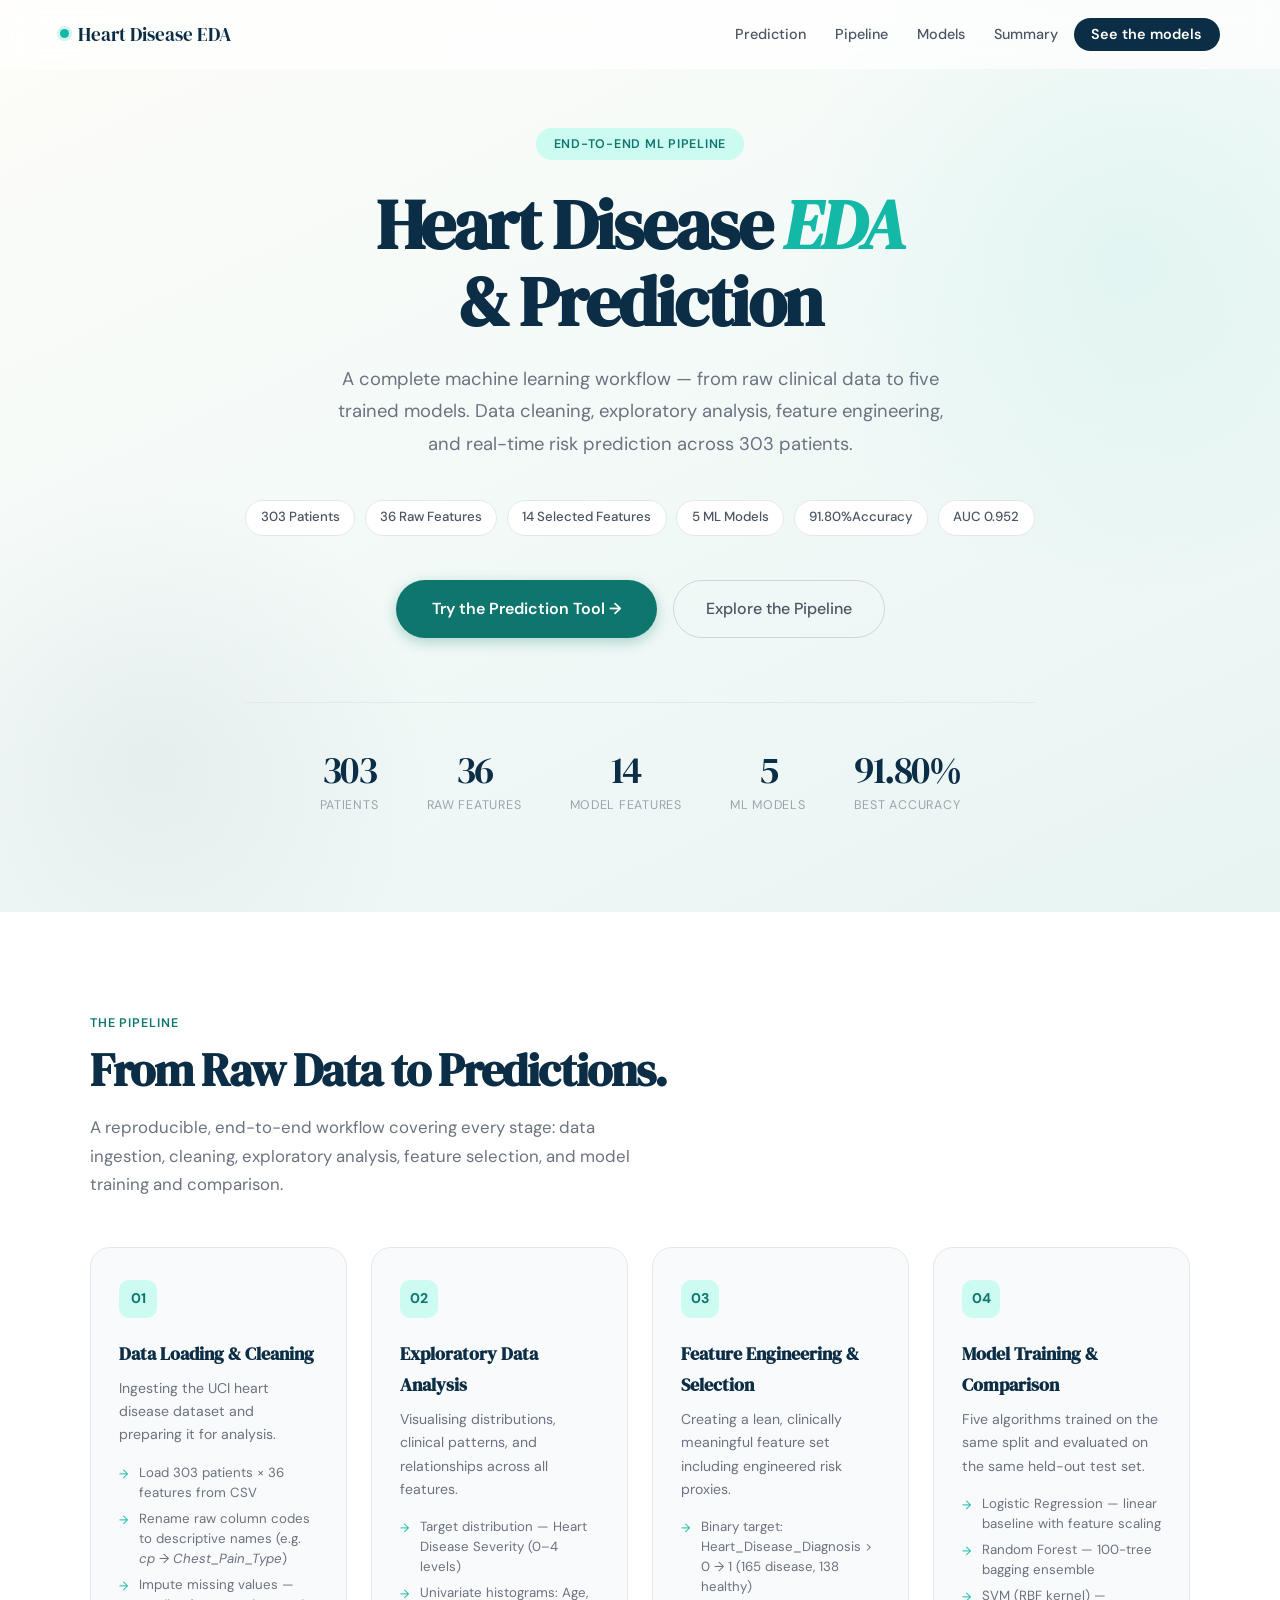
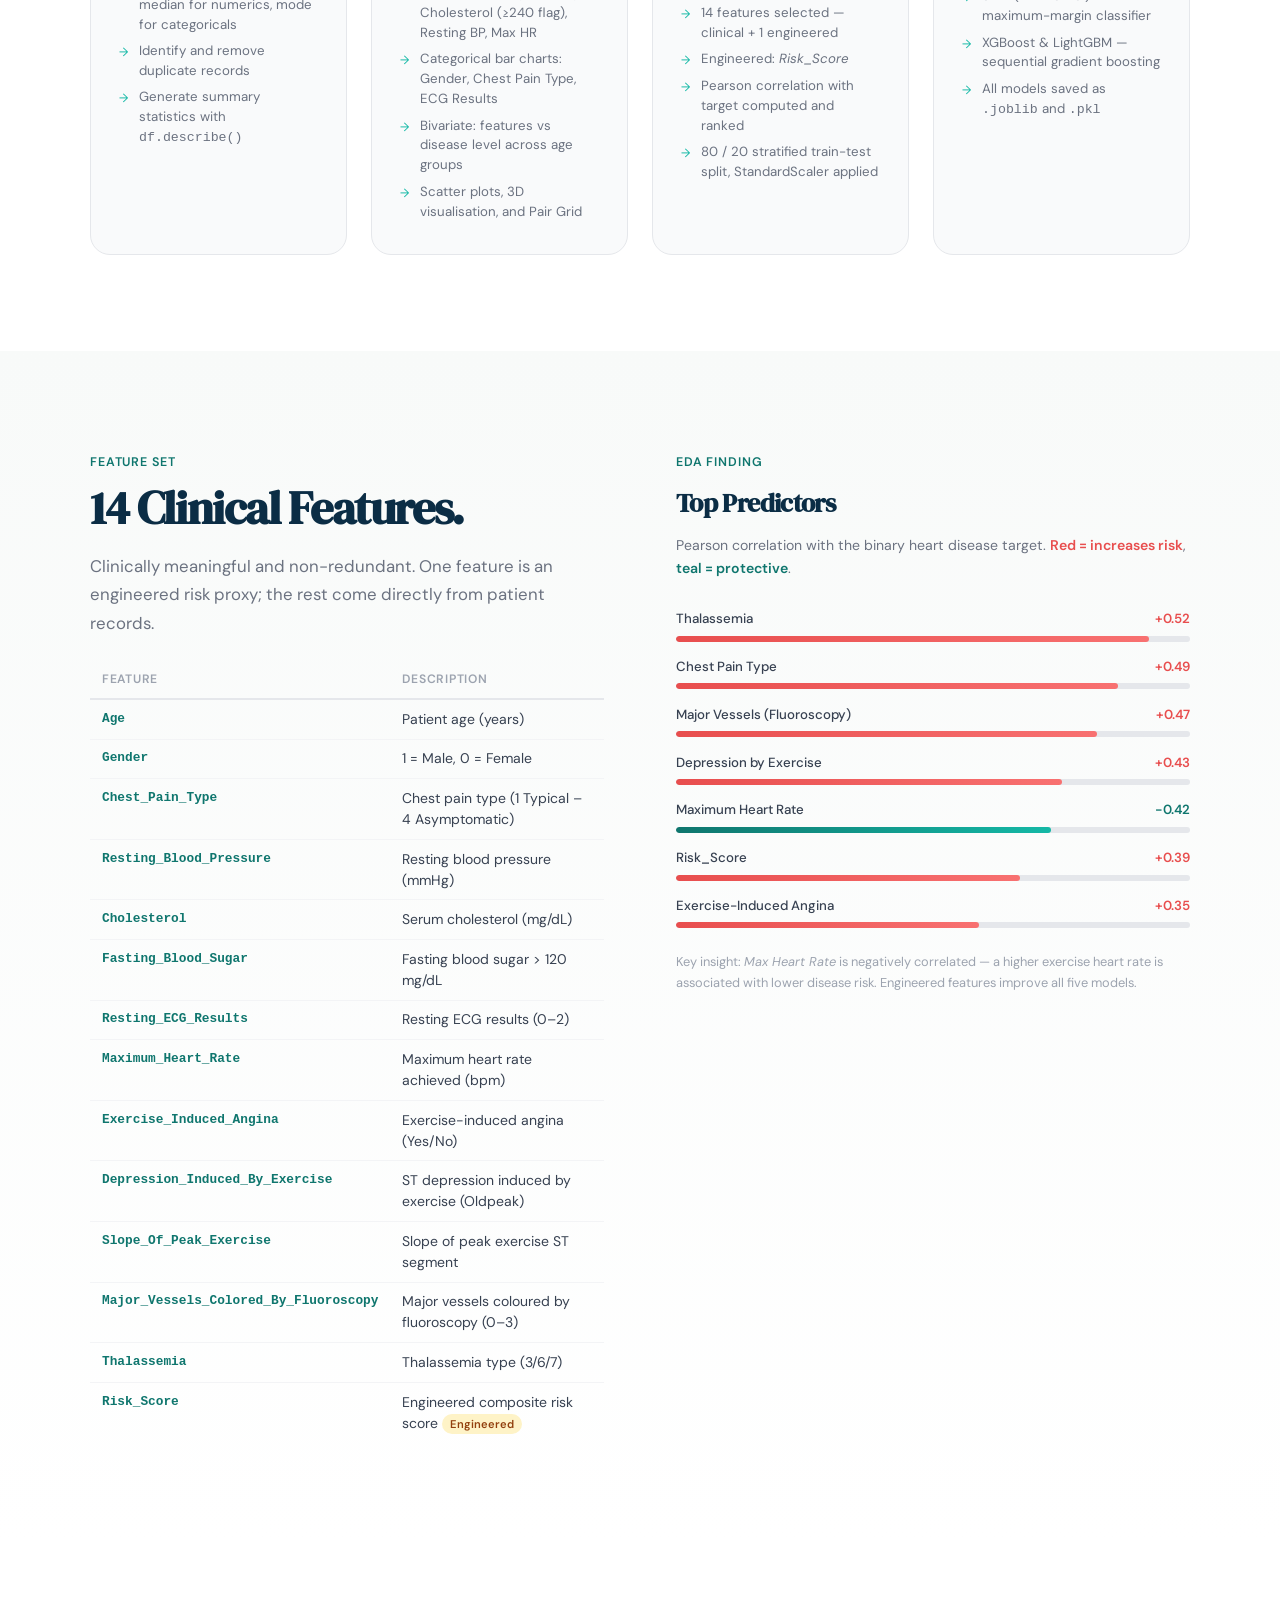
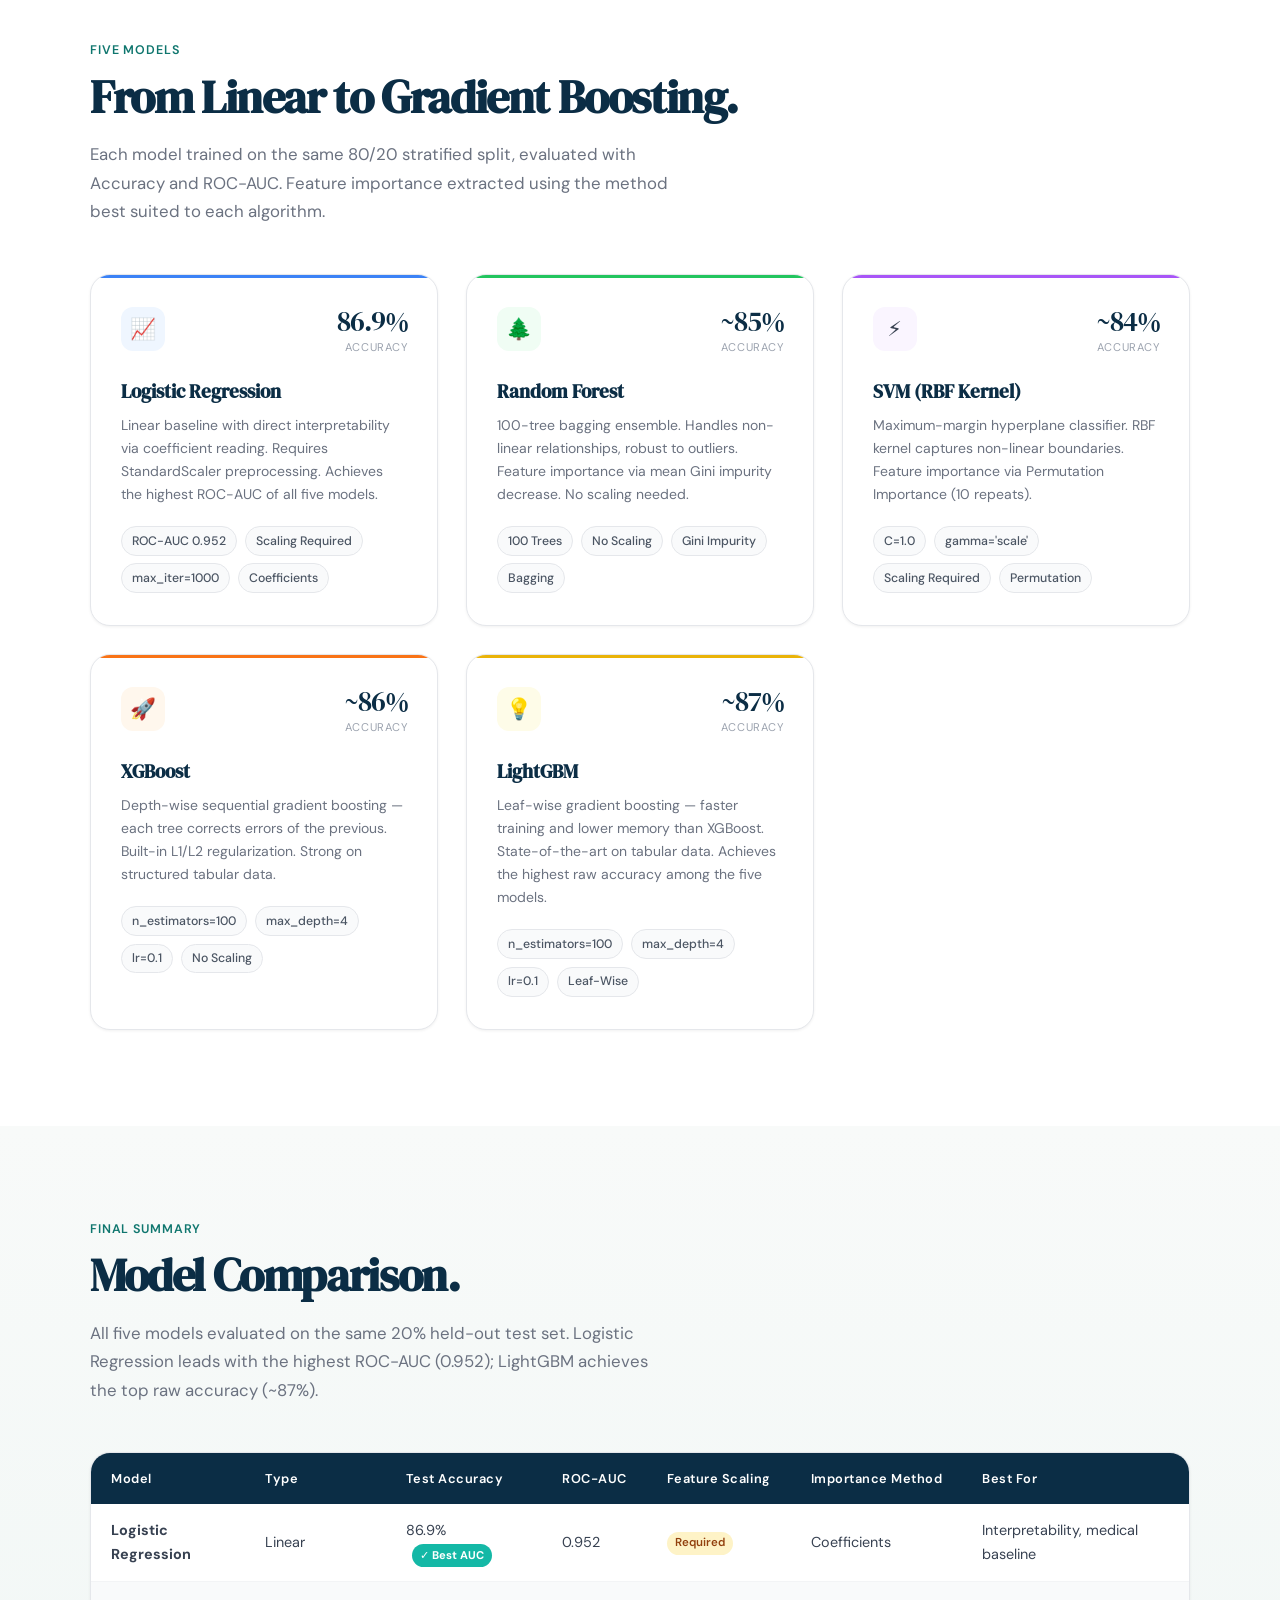
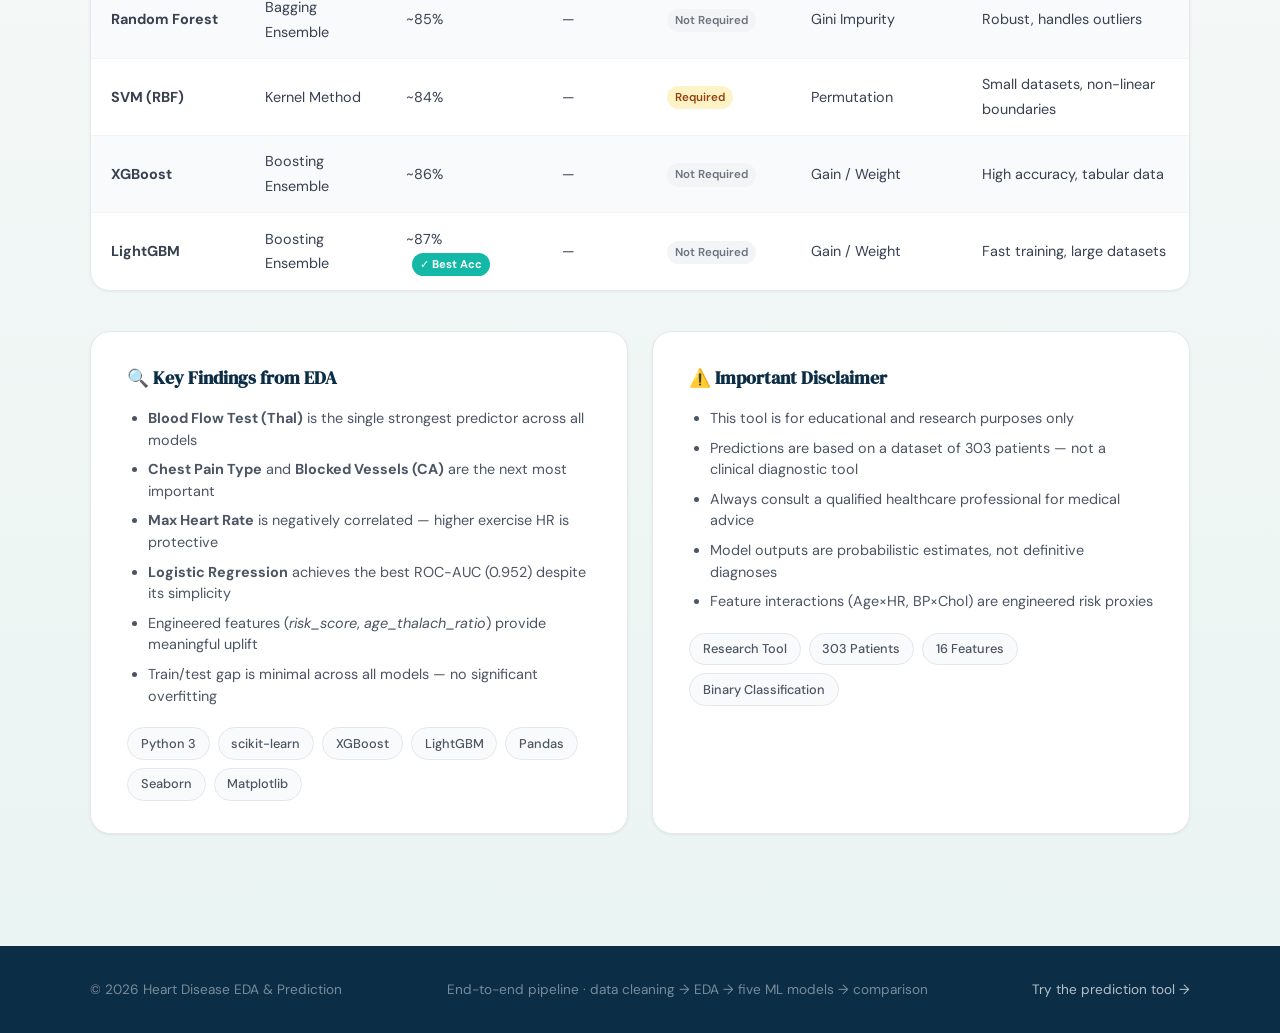
<file: frontend/index.html>
<!DOCTYPE html>
<html lang="en">
<head>
    <meta charset="UTF-8">
    <meta name="viewport" content="width=device-width, initial-scale=1.0">
    <title>Heart Disease EDA — End-to-End ML Pipeline</title>
    <meta name="description" content="End-to-end machine learning pipeline for heart disease prediction. Data cleaning, EDA, and five trained models (Logistic Regression, Random Forest, SVM, XGBoost, LightGBM) on 303 patients.">
    <link rel="preconnect" href="https://fonts.googleapis.com">
    <link href="https://fonts.googleapis.com/css2?family=DM+Serif+Display:ital@0;1&family=DM+Sans:ital,opsz,wght@0,9..40,300;0,9..40,400;0,9..40,500;0,9..40,600;0,9..40,700&display=swap" rel="stylesheet">
    <link rel="stylesheet" href="css/styles.css">
</head>
<body class="index-page">

    <!-- ── NAVIGATION ── -->
    <nav class="nav" id="navbar">
        <div class="nav-inner">
            <a href="index.html" class="nav-logo">
                <span class="logo-dot"></span> Heart Disease EDA
            </a>
            <button class="nav-toggle" id="navToggle" aria-label="Toggle navigation">
                <span></span><span></span><span></span>
            </button>
            <ul class="nav-links" id="navLinks">
                <li><a href="prediction-page.html">Prediction</a></li>
                <li><a href="#what-we-do">Pipeline</a></li>
                <li><a href="#our-work">Models</a></li>
                <li><a href="#contact">Summary</a></li>
                <li><a href="prediction-page.html" class="nav-cta">See the models</a></li>
            </ul>
        </div>
    </nav>

    <!-- ── HERO ── -->
    <section class="hero" id="hero">
        <div class="hero-inner">
            <span class="hero-badge">End-to-End ML Pipeline</span>
            <h1>Heart Disease <span class="highlight">EDA</span><br>&amp; Prediction</h1>
            <p class="hero-subtext">
                A complete machine learning workflow — from raw clinical data to five trained models.
                Data cleaning, exploratory analysis, feature engineering, and real-time risk prediction
                across 303 patients.
            </p>
            <div class="hero-tags">
                <span class="hero-tag">303 Patients</span>
                <span class="hero-tag">36 Raw Features</span>
                <span class="hero-tag">14 Selected Features</span>
                <span class="hero-tag">5 ML Models</span>
                <span class="hero-tag">91.80%Accuracy</span>
                <span class="hero-tag">AUC 0.952</span>
            </div>
            <div class="hero-actions">
                <a href="prediction-page.html" class="btn-primary">Try the Prediction Tool →</a>
                <a href="#what-we-do" class="btn-secondary">Explore the Pipeline</a>
            </div>
            <div class="hero-stats">
                <div class="stat-item">
                    <div class="stat-number">303</div>
                    <div class="stat-label">Patients</div>
                </div>
                <div class="stat-item">
                    <div class="stat-number">36</div>
                    <div class="stat-label">Raw Features</div>
                </div>
                <div class="stat-item">
                    <div class="stat-number">14</div>
                    <div class="stat-label">Model Features</div>
                </div>
                <div class="stat-item">
                    <div class="stat-number">5</div>
                    <div class="stat-label">ML Models</div>
                </div>
                <div class="stat-item">
                    <div class="stat-number">91.80%</div>
                    <div class="stat-label">Best Accuracy</div>
                </div>
            </div>
        </div>
    </section>

    <!-- ── PIPELINE ── -->
    <section class="pipeline" id="what-we-do">
        <div class="section-inner">
            <span class="section-label">The Pipeline</span>
            <h2 class="section-heading">From Raw Data to Predictions.</h2>
            <p class="section-intro">
                A reproducible, end-to-end workflow covering every stage: data ingestion, cleaning,
                exploratory analysis, feature selection, and model training and comparison.
            </p>
            <div class="pipeline-grid">

                <div class="pipeline-card">
                    <div class="pipeline-step">01</div>
                    <h4>Data Loading &amp; Cleaning</h4>
                    <p>Ingesting the UCI heart disease dataset and preparing it for analysis.</p>
                    <ul>
                        <li>Load 303 patients × 36 features from CSV</li>
                        <li>Rename raw column codes to descriptive names (e.g. <em>cp → Chest_Pain_Type</em>)</li>
                        <li>Impute missing values — median for numerics, mode for categoricals</li>
                        <li>Identify and remove duplicate records</li>
                        <li>Generate summary statistics with <code>df.describe()</code></li>
                    </ul>
                </div>

                <div class="pipeline-card">
                    <div class="pipeline-step">02</div>
                    <h4>Exploratory Data Analysis</h4>
                    <p>Visualising distributions, clinical patterns, and relationships across all features.</p>
                    <ul>
                        <li>Target distribution — Heart Disease Severity (0–4 levels)</li>
                        <li>Univariate histograms: Age, Cholesterol (≥240 flag), Resting BP, Max HR</li>
                        <li>Categorical bar charts: Gender, Chest Pain Type, ECG Results</li>
                        <li>Bivariate: features vs disease level across age groups</li>
                        <li>Scatter plots, 3D visualisation, and Pair Grid</li>
                    </ul>
                </div>

                <div class="pipeline-card">
                    <div class="pipeline-step">03</div>
                    <h4>Feature Engineering &amp; Selection</h4>
                    <p>Creating a lean, clinically meaningful feature set including engineered risk proxies.</p>
                    <ul>
                        <li>Binary target: Heart_Disease_Diagnosis &gt; 0 → 1 (165 disease, 138 healthy)</li>
                        <li>14 features selected — clinical + 1 engineered</li>
                        <li>Engineered: <em>Risk_Score</em></li>
                        <li>Pearson correlation with target computed and ranked</li>
                        <li>80 / 20 stratified train-test split, StandardScaler applied</li>
                    </ul>
                </div>

                <div class="pipeline-card">
                    <div class="pipeline-step">04</div>
                    <h4>Model Training &amp; Comparison</h4>
                    <p>Five algorithms trained on the same split and evaluated on the same held-out test set.</p>
                    <ul>
                        <li>Logistic Regression — linear baseline with feature scaling</li>
                        <li>Random Forest — 100-tree bagging ensemble</li>
                        <li>SVM (RBF kernel) — maximum-margin classifier</li>
                        <li>XGBoost &amp; LightGBM — sequential gradient boosting</li>
                        <li>All models saved as <code>.joblib</code> and <code>.pkl</code></li>
                    </ul>
                </div>

            </div>
        </div>
    </section>

    <!-- ── FEATURE SET + EDA CORRELATIONS ── -->
    <section class="features-section" id="features">
        <div class="section-inner">
            <div class="features-layout">

                <!-- Feature table -->
                <div>
                    <span class="section-label">Feature Set</span>
                    <h2 class="section-heading">14 Clinical Features.</h2>
                    <p class="section-intro" style="margin-bottom: 1.5rem;">
                        Clinically meaningful and non-redundant. One feature is an engineered risk proxy;
                        the rest come directly from patient records.
                    </p>
                    <table class="features-table">
                        <thead>
                            <tr><th>Feature</th><th>Description</th></tr>
                        </thead>
                        <tbody>
                            <tr><td>Age</td><td>Patient age (years)</td></tr>
                            <tr><td>Gender</td><td>1 = Male, 0 = Female</td></tr>
                            <tr><td>Chest_Pain_Type</td><td>Chest pain type (1 Typical – 4 Asymptomatic)</td></tr>
                            <tr><td>Resting_Blood_Pressure</td><td>Resting blood pressure (mmHg)</td></tr>
                            <tr><td>Cholesterol</td><td>Serum cholesterol (mg/dL)</td></tr>
                            <tr><td>Fasting_Blood_Sugar</td><td>Fasting blood sugar &gt; 120 mg/dL</td></tr>
                            <tr><td>Resting_ECG_Results</td><td>Resting ECG results (0–2)</td></tr>
                            <tr><td>Maximum_Heart_Rate</td><td>Maximum heart rate achieved (bpm)</td></tr>
                            <tr><td>Exercise_Induced_Angina</td><td>Exercise-induced angina (Yes/No)</td></tr>
                            <tr><td>Depression_Induced_By_Exercise</td><td>ST depression induced by exercise (Oldpeak)</td></tr>
                            <tr><td>Slope_Of_Peak_Exercise</td><td>Slope of peak exercise ST segment</td></tr>
                            <tr><td>Major_Vessels_Colored_By_Fluoroscopy</td><td>Major vessels coloured by fluoroscopy (0–3)</td></tr>
                            <tr><td>Thalassemia</td><td>Thalassemia type (3/6/7)</td></tr>
                            <tr><td>Risk_Score</td><td>Engineered composite risk score <span class="feature-badge">Engineered</span></td></tr>
                        </tbody>
                    </table>
                </div>

                <!-- Correlation bars -->
                <div>
                    <span class="section-label">EDA Finding</span>
                    <h3 style="font-family: var(--font-serif); font-size: 1.6rem; color: var(--color-deep-blue); letter-spacing: -0.025em; margin-bottom: 0.5rem;">Top Predictors</h3>
                    <p style="font-size: 0.88rem; color: var(--color-gray-500); margin-bottom: 1.75rem; line-height: 1.65;">
                        Pearson correlation with the binary heart disease target.
                        <span style="color:#e84e4e; font-weight:600;">Red = increases risk</span>,
                        <span style="color:var(--color-teal); font-weight:600;">teal = protective</span>.
                    </p>
                    <div class="corr-bars">
                        <div class="corr-item">
                            <div class="corr-header"><span>Thalassemia</span><span style="color:#e84e4e; font-weight:600;">+0.52</span></div>
                            <div class="corr-track"><div class="corr-fill pos" style="width:92%"></div></div>
                        </div>
                        <div class="corr-item">
                            <div class="corr-header"><span>Chest Pain Type</span><span style="color:#e84e4e; font-weight:600;">+0.49</span></div>
                            <div class="corr-track"><div class="corr-fill pos" style="width:86%"></div></div>
                        </div>
                        <div class="corr-item">
                            <div class="corr-header"><span>Major Vessels (Fluoroscopy)</span><span style="color:#e84e4e; font-weight:600;">+0.47</span></div>
                            <div class="corr-track"><div class="corr-fill pos" style="width:82%"></div></div>
                        </div>
                        <div class="corr-item">
                            <div class="corr-header"><span>Depression by Exercise</span><span style="color:#e84e4e; font-weight:600;">+0.43</span></div>
                            <div class="corr-track"><div class="corr-fill pos" style="width:75%"></div></div>
                        </div>
                        <div class="corr-item">
                            <div class="corr-header"><span>Maximum Heart Rate</span><span style="color:var(--color-teal); font-weight:600;">−0.42</span></div>
                            <div class="corr-track"><div class="corr-fill neg" style="width:73%"></div></div>
                        </div>
                        <div class="corr-item">
                            <div class="corr-header"><span>Risk_Score</span><span style="color:#e84e4e; font-weight:600;">+0.39</span></div>
                            <div class="corr-track"><div class="corr-fill pos" style="width:67%"></div></div>
                        </div>
                        <div class="corr-item">
                            <div class="corr-header"><span>Exercise-Induced Angina</span><span style="color:#e84e4e; font-weight:600;">+0.35</span></div>
                            <div class="corr-track"><div class="corr-fill pos" style="width:59%"></div></div>
                        </div>
                    </div>
                    <p style="font-size: 0.8rem; color: var(--color-gray-400); margin-top: 1.5rem; line-height: 1.6;">
                        Key insight: <em>Max Heart Rate</em> is negatively correlated — a higher exercise heart rate is associated with lower disease risk. Engineered features improve all five models.
                    </p>
                </div>

            </div>
        </div>
    </section>

    <!-- ── MODELS ── -->
    <section class="models-section" id="our-work">
        <div class="section-inner">
            <span class="section-label">Five Models</span>
            <h2 class="section-heading">From Linear to Gradient Boosting.</h2>
            <p class="section-intro">
                Each model trained on the same 80/20 stratified split, evaluated with Accuracy and ROC-AUC.
                Feature importance extracted using the method best suited to each algorithm.
            </p>
            <div class="models-grid">

                <div class="model-card lr">
                    <div class="model-card-header">
                        <div class="model-icon">📈</div>
                        <div class="model-accuracy">
                            <div class="accuracy-num">86.9%</div>
                            <div class="accuracy-label">Accuracy</div>
                        </div>
                    </div>
                    <h4>Logistic Regression</h4>
                    <p>Linear baseline with direct interpretability via coefficient reading. Requires StandardScaler preprocessing. Achieves the highest ROC-AUC of all five models.</p>
                    <div class="model-meta">
                        <span class="meta-pill">ROC-AUC 0.952</span>
                        <span class="meta-pill">Scaling Required</span>
                        <span class="meta-pill">max_iter=1000</span>
                        <span class="meta-pill">Coefficients</span>
                    </div>
                </div>

                <div class="model-card rf">
                    <div class="model-card-header">
                        <div class="model-icon">🌲</div>
                        <div class="model-accuracy">
                            <div class="accuracy-num">~85%</div>
                            <div class="accuracy-label">Accuracy</div>
                        </div>
                    </div>
                    <h4>Random Forest</h4>
                    <p>100-tree bagging ensemble. Handles non-linear relationships, robust to outliers. Feature importance via mean Gini impurity decrease. No scaling needed.</p>
                    <div class="model-meta">
                        <span class="meta-pill">100 Trees</span>
                        <span class="meta-pill">No Scaling</span>
                        <span class="meta-pill">Gini Impurity</span>
                        <span class="meta-pill">Bagging</span>
                    </div>
                </div>

                <div class="model-card svm">
                    <div class="model-card-header">
                        <div class="model-icon">⚡</div>
                        <div class="model-accuracy">
                            <div class="accuracy-num">~84%</div>
                            <div class="accuracy-label">Accuracy</div>
                        </div>
                    </div>
                    <h4>SVM (RBF Kernel)</h4>
                    <p>Maximum-margin hyperplane classifier. RBF kernel captures non-linear boundaries. Feature importance via Permutation Importance (10 repeats).</p>
                    <div class="model-meta">
                        <span class="meta-pill">C=1.0</span>
                        <span class="meta-pill">gamma='scale'</span>
                        <span class="meta-pill">Scaling Required</span>
                        <span class="meta-pill">Permutation</span>
                    </div>
                </div>

                <div class="model-card xgb">
                    <div class="model-card-header">
                        <div class="model-icon">🚀</div>
                        <div class="model-accuracy">
                            <div class="accuracy-num">~86%</div>
                            <div class="accuracy-label">Accuracy</div>
                        </div>
                    </div>
                    <h4>XGBoost</h4>
                    <p>Depth-wise sequential gradient boosting — each tree corrects errors of the previous. Built-in L1/L2 regularization. Strong on structured tabular data.</p>
                    <div class="model-meta">
                        <span class="meta-pill">n_estimators=100</span>
                        <span class="meta-pill">max_depth=4</span>
                        <span class="meta-pill">lr=0.1</span>
                        <span class="meta-pill">No Scaling</span>
                    </div>
                </div>

                <div class="model-card lgbm">
                    <div class="model-card-header">
                        <div class="model-icon">💡</div>
                        <div class="model-accuracy">
                            <div class="accuracy-num">~87%</div>
                            <div class="accuracy-label">Accuracy</div>
                        </div>
                    </div>
                    <h4>LightGBM</h4>
                    <p>Leaf-wise gradient boosting — faster training and lower memory than XGBoost. State-of-the-art on tabular data. Achieves the highest raw accuracy among the five models.</p>
                    <div class="model-meta">
                        <span class="meta-pill">n_estimators=100</span>
                        <span class="meta-pill">max_depth=4</span>
                        <span class="meta-pill">lr=0.1</span>
                        <span class="meta-pill">Leaf-Wise</span>
                    </div>
                </div>

            </div>
        </div>
    </section>

    <!-- ── SUMMARY + COMPARISON ── -->
    <section class="contact" id="contact">
        <div class="section-inner">
            <span class="section-label">Final Summary</span>
            <h2 class="section-heading">Model Comparison.</h2>
            <p class="section-intro">
                All five models evaluated on the same 20% held-out test set. Logistic Regression leads with
                the highest ROC-AUC (0.952); LightGBM achieves the top raw accuracy (~87%).
            </p>

            <div class="comparison-table-wrap">
                <table class="comparison-table">
                    <thead>
                        <tr>
                            <th>Model</th>
                            <th>Type</th>
                            <th>Test Accuracy</th>
                            <th>ROC-AUC</th>
                            <th>Feature Scaling</th>
                            <th>Importance Method</th>
                            <th>Best For</th>
                        </tr>
                    </thead>
                    <tbody>
                        <tr>
                            <td><strong>Logistic Regression</strong></td>
                            <td>Linear</td>
                            <td>86.9% <span class="badge-best">✓ Best AUC</span></td>
                            <td>0.952</td>
                            <td><span class="badge-required">Required</span></td>
                            <td>Coefficients</td>
                            <td>Interpretability, medical baseline</td>
                        </tr>
                        <tr>
                            <td><strong>Random Forest</strong></td>
                            <td>Bagging Ensemble</td>
                            <td>~85%</td>
                            <td>—</td>
                            <td><span class="badge-no">Not Required</span></td>
                            <td>Gini Impurity</td>
                            <td>Robust, handles outliers</td>
                        </tr>
                        <tr>
                            <td><strong>SVM (RBF)</strong></td>
                            <td>Kernel Method</td>
                            <td>~84%</td>
                            <td>—</td>
                            <td><span class="badge-required">Required</span></td>
                            <td>Permutation</td>
                            <td>Small datasets, non-linear boundaries</td>
                        </tr>
                        <tr>
                            <td><strong>XGBoost</strong></td>
                            <td>Boosting Ensemble</td>
                            <td>~86%</td>
                            <td>—</td>
                            <td><span class="badge-no">Not Required</span></td>
                            <td>Gain / Weight</td>
                            <td>High accuracy, tabular data</td>
                        </tr>
                        <tr>
                            <td><strong>LightGBM</strong></td>
                            <td>Boosting Ensemble</td>
                            <td>~87% <span class="badge-best">✓ Best Acc</span></td>
                            <td>—</td>
                            <td><span class="badge-no">Not Required</span></td>
                            <td>Gain / Weight</td>
                            <td>Fast training, large datasets</td>
                        </tr>
                    </tbody>
                </table>
            </div>

            <div class="findings-grid">
                <div class="work-extra">
                    <h4>🔍 Key Findings from EDA</h4>
                    <ul>
                        <li><strong>Blood Flow Test (Thal)</strong> is the single strongest predictor across all models</li>
                        <li><strong>Chest Pain Type</strong> and <strong>Blocked Vessels (CA)</strong> are the next most important</li>
                        <li><strong>Max Heart Rate</strong> is negatively correlated — higher exercise HR is protective</li>
                        <li><strong>Logistic Regression</strong> achieves the best ROC-AUC (0.952) despite its simplicity</li>
                        <li>Engineered features (<em>risk_score</em>, <em>age_thalach_ratio</em>) provide meaningful uplift</li>
                        <li>Train/test gap is minimal across all models — no significant overfitting</li>
                    </ul>
                    <div class="work-tools">
                        <span class="tool-tag">Python 3</span>
                        <span class="tool-tag">scikit-learn</span>
                        <span class="tool-tag">XGBoost</span>
                        <span class="tool-tag">LightGBM</span>
                        <span class="tool-tag">Pandas</span>
                        <span class="tool-tag">Seaborn</span>
                        <span class="tool-tag">Matplotlib</span>
                    </div>
                </div>
                <div class="work-extra">
                    <h4>⚠️ Important Disclaimer</h4>
                    <ul>
                        <li>This tool is for educational and research purposes only</li>
                        <li>Predictions are based on a dataset of 303 patients — not a clinical diagnostic tool</li>
                        <li>Always consult a qualified healthcare professional for medical advice</li>
                        <li>Model outputs are probabilistic estimates, not definitive diagnoses</li>
                        <li>Feature interactions (Age×HR, BP×Chol) are engineered risk proxies</li>
                    </ul>
                    <div class="work-tools">
                        <span class="tool-tag">Research Tool</span>
                        <span class="tool-tag">303 Patients</span>
                        <span class="tool-tag">16 Features</span>
                        <span class="tool-tag">Binary Classification</span>
                    </div>
                </div>
            </div>
        </div>
    </section>

    <footer class="footer">
        <div class="footer-inner">
            <span>© 2026 Heart Disease EDA &amp; Prediction</span>
            <span>End-to-end pipeline · data cleaning → EDA → five ML models → comparison</span>
            <a href="prediction-page.html">Try the prediction tool →</a>
        </div>
    </footer>

    <script>
        /* ── Nav scroll effect ── */
        const navbar = document.getElementById('navbar');
        window.addEventListener('scroll', () => {
            navbar.classList.toggle('scrolled', window.scrollY > 10);
        });

        /* ── Mobile nav toggle ── */
        const navToggle = document.getElementById('navToggle');
        const navLinks  = document.getElementById('navLinks');
        navToggle.addEventListener('click', () => {
            navLinks.classList.toggle('open');
        });

        /* ── Close mobile nav on link click ── */
        navLinks.querySelectorAll('a').forEach(link => {
            link.addEventListener('click', () => navLinks.classList.remove('open'));
        });

        /* ── Animate correlation bars on scroll ── */
        const observer = new IntersectionObserver((entries) => {
            entries.forEach(entry => {
                if (entry.isIntersecting) {
                    entry.target.querySelectorAll('.corr-fill').forEach(bar => {
                        const w = bar.style.width;
                        bar.style.width = '0';
                        requestAnimationFrame(() => {
                            bar.style.transition = 'width 0.9s cubic-bezier(0.4,0,0.2,1)';
                            bar.style.width = w;
                        });
                    });
                    observer.unobserve(entry.target);
                }
            });
        }, { threshold: 0.25 });

        document.querySelectorAll('.corr-bars').forEach(el => observer.observe(el));
    </script>
</body>
</html>
</file>
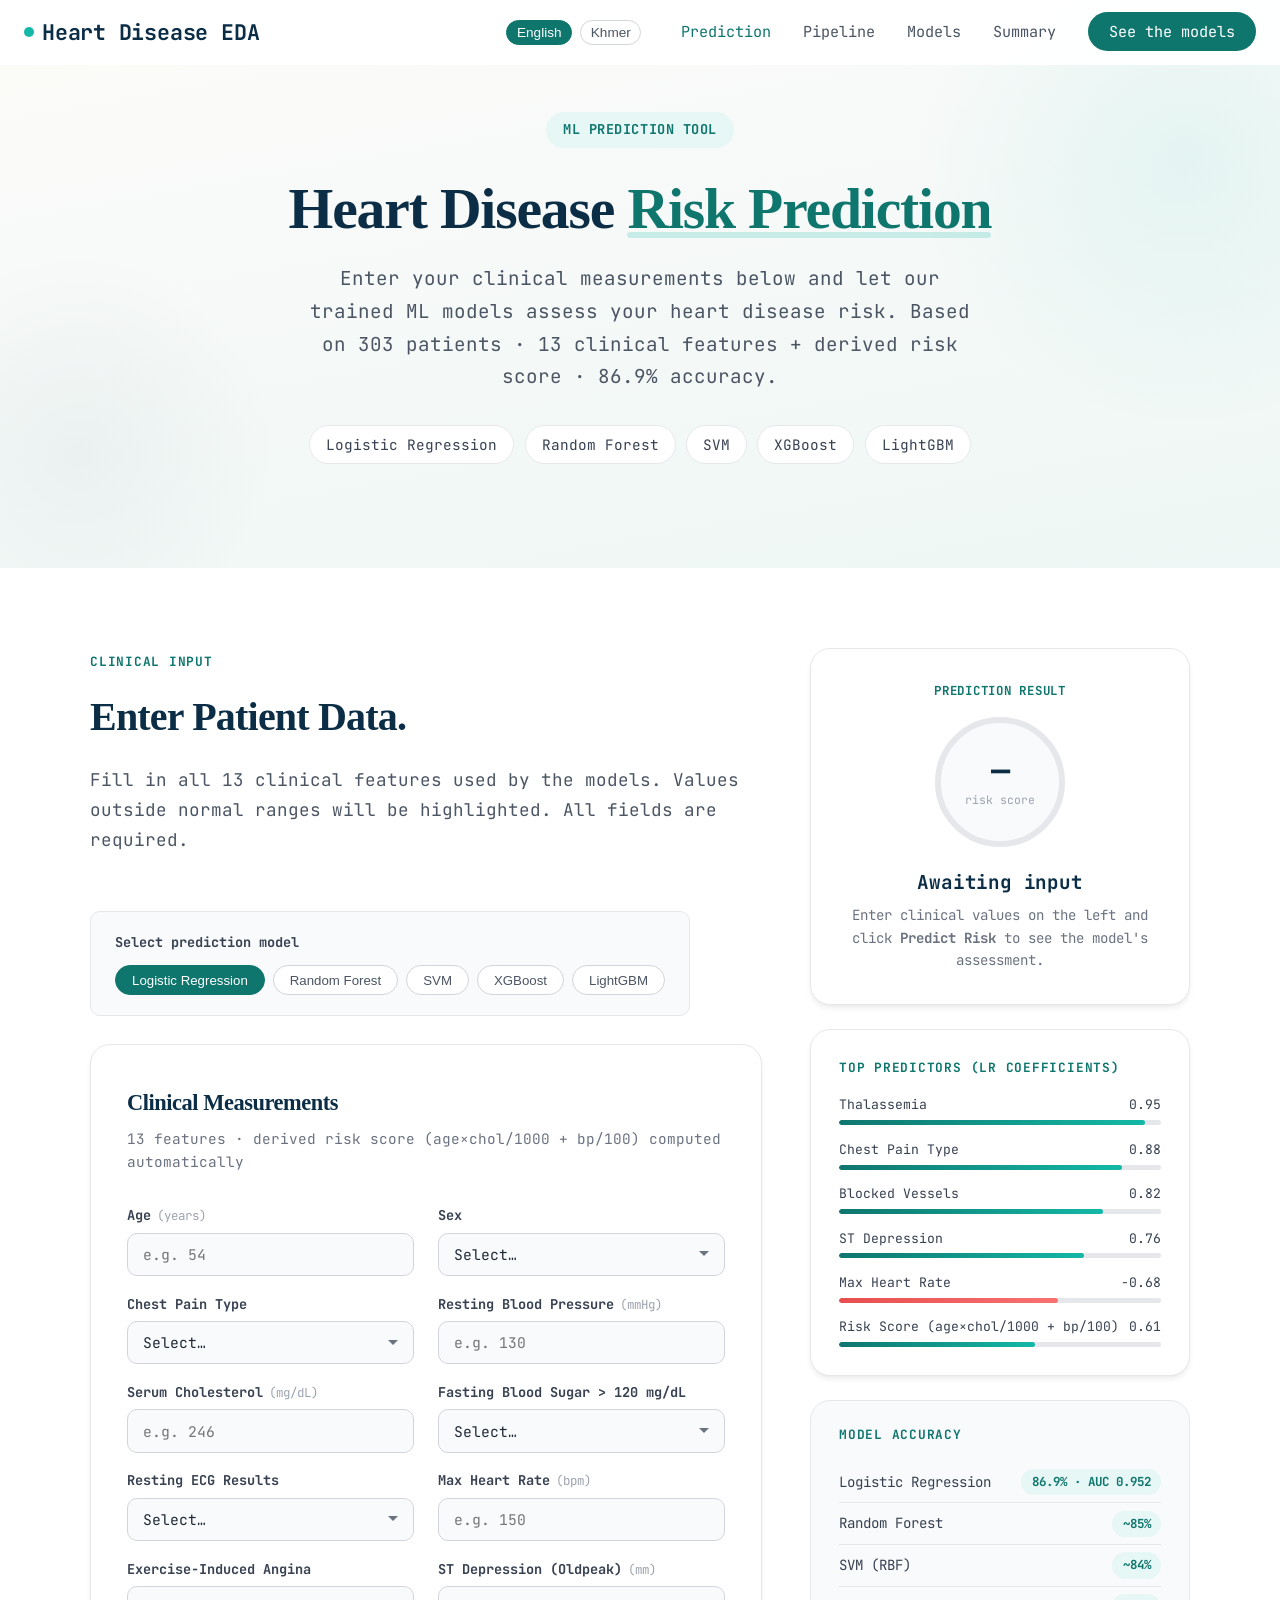
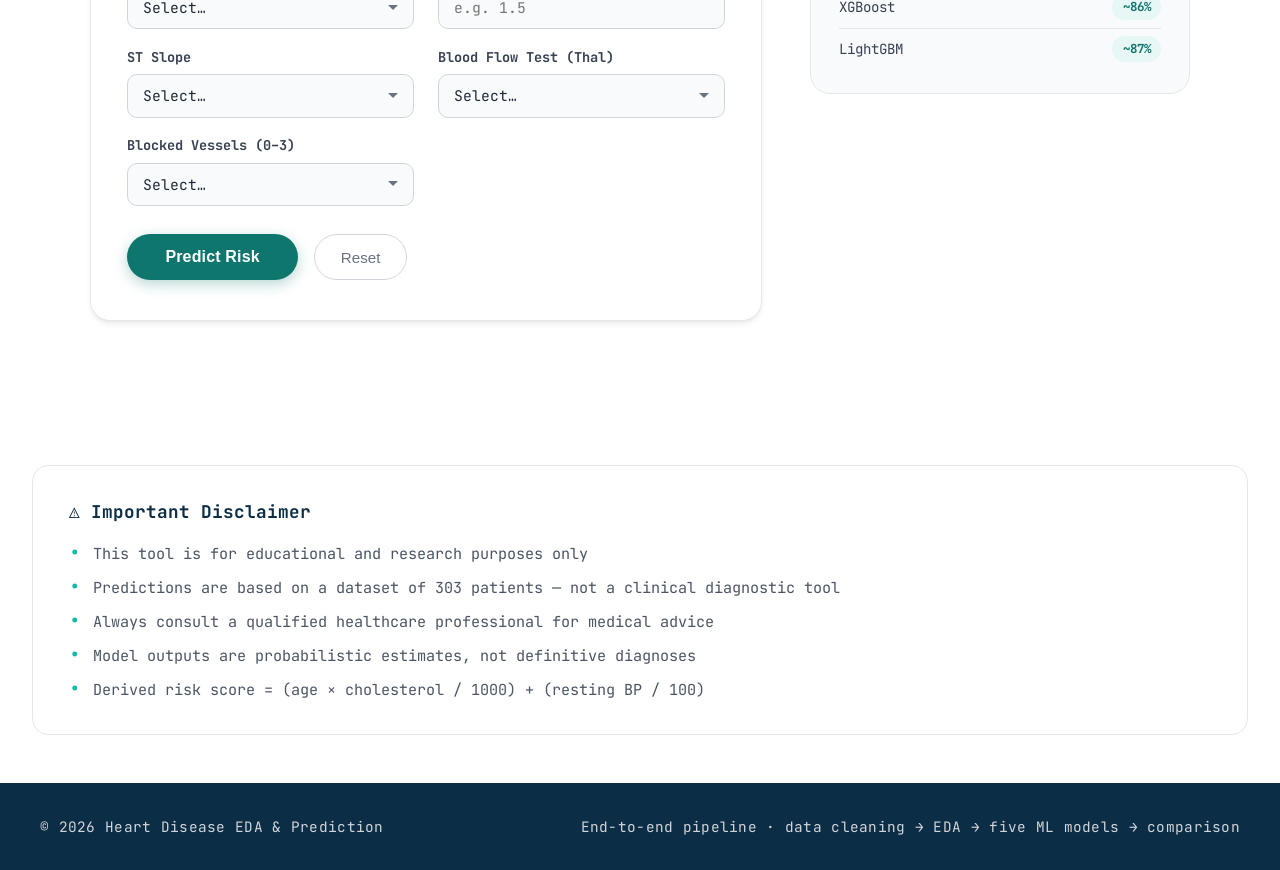
<file: frontend/prediction-page.html>
<!DOCTYPE html>
<html lang="en">
<head>
    <meta charset="UTF-8">
    <meta name="viewport" content="width=device-width, initial-scale=1.0">
    <title>Heart Disease Prediction — End-to-End ML Pipeline</title>
    <meta name="description" content="Predict heart disease risk using our trained ML models (Logistic Regression, Random Forest, SVM, XGBoost, LightGBM) on 13 clinical features + derived risk score.">
    <link rel="stylesheet" href="css/styles.css">

</head>
<body class="prediction-page">

    <nav class="nav" id="navbar">
        <div class="nav-inner">
            <a href="index.html" class="nav-logo">
                <span class="logo-dot"></span> Heart Disease EDA
            </a>
            <button class="nav-toggle" id="navToggle" aria-label="Toggle navigation">
                <span></span><span></span><span></span>
            </button>
            <ul class="nav-links" id="navLinks">
                <li style="display: flex; gap: 0.5rem; align-items: center; margin-right: 0.5rem;">
                    <button class="model-chip active" id="btnEn" onclick="setLang('en')" style="padding: 0.25rem 0.6rem; font-size: 0.85rem; margin:0;" title="English">English</button>
                    <button class="model-chip" id="btnKm" onclick="setLang('km')" style="padding: 0.25rem 0.6rem; font-size: 0.85rem; margin:0;" title="Khmer">Khmer</button>
                </li>
                <li><a href="prediction-page.html" class="nav-link-active">Prediction</a></li>
                <li><a href="index.html#what-we-do">Pipeline</a></li>
                <li><a href="index.html#our-work">Models</a></li>
                <li><a href="index.html#contact">Summary</a></li>
                <li><a href="index.html#our-work" class="nav-cta">See the models</a></li>
            </ul>
        </div>
    </nav>

    <section class="prediction-hero" id="hero">
        <div class="prediction-hero-inner">
            <span class="hero-badge">ML Prediction Tool</span>
            <h1>Heart Disease <span class="highlight">Risk Prediction</span></h1>
            <p class="hero-subtext">
                Enter your clinical measurements below and let our trained ML models assess your
                heart disease risk. Based on 303 patients · 13 clinical features + derived risk score · 86.9% accuracy.
            </p>
            <div class="hero-tags">
                <span class="hero-tag">Logistic Regression</span>
                <span class="hero-tag">Random Forest</span>
                <span class="hero-tag">SVM</span>
                <span class="hero-tag">XGBoost</span>
                <span class="hero-tag">LightGBM</span>
            </div>
        </div>
    </section>

    <section class="prediction-section" id="predict">
        <div class="prediction-layout">

            <div>
                <span class="section-label" id="sectionLabel">Clinical Input</span>
                <h2 class="section-heading" id="sectionHeading">Enter Patient Data.</h2>
                <p class="section-intro" id="sectionIntro">
                    Fill in all 13 clinical features used by the models. Values outside normal ranges
                    will be highlighted. All fields are required.
                </p>

                <div style="display: flex; gap: 2rem; align-items: flex-start; flex-wrap: wrap; margin-bottom: 1.75rem;">
                    <div class="model-selector" style="margin-bottom: 0;">
                        <p id="lblModel">Select prediction model</p>
                        <div class="model-chips">
                            <button class="model-chip active" type="button" data-model="logistic">Logistic Regression</button>
                            <button class="model-chip" type="button" data-model="rf">Random Forest</button>
                            <button class="model-chip" type="button" data-model="svm">SVM</button>
                            <button class="model-chip" type="button" data-model="xgboost">XGBoost</button>
                            <button class="model-chip" type="button" data-model="lightgbm">LightGBM</button>
                        </div>
                    </div>
                </div>

                <div class="form-card">
                    <h3 id="formTitle">Clinical Measurements</h3>
                    <p class="form-subtitle" id="formSub">13 features · derived risk score (age×chol/1000 + bp/100) computed automatically</p>

                    <form id="predictionForm" novalidate>
                        <div class="form-grid">
                            <div class="form-group">
                                <label for="age"><span id="lblAgeText">Age</span> <span class="label-hint">(years)</span></label>
                                <input type="number" id="age" name="age" min="20" max="100" placeholder="e.g. 54" required>
                            </div>
                            <div class="form-group">
                                <label for="sex" id="lblSexText">Sex</label>
                                <select id="sex" name="sex" required>
                                    <option value="" disabled selected>Select…</option>
                                    <option value="1">Male</option>
                                    <option value="0">Female</option>
                                </select>
                            </div>
                            <div class="form-group">
                                <label for="chest_pain" id="lblChestText">Chest Pain Type</label>
                                <select id="chest_pain" name="chest_pain" required>
                                    <option value="" disabled selected>Select…</option>
                                    <option value="1">Typical Angina</option>
                                    <option value="2">Atypical Angina</option>
                                    <option value="3">Non-Anginal Pain</option>
                                    <option value="4">Asymptomatic</option>
                                </select>
                            </div>
                            <div class="form-group">
                                <label for="resting_bp"><span id="lblBPText">Resting Blood Pressure</span> <span class="label-hint">(mmHg)</span></label>
                                <input type="number" id="resting_bp" name="resting_bp" min="80" max="220" placeholder="e.g. 130" required>
                            </div>
                            <div class="form-group">
                                <label for="cholesterol"><span id="lblCholText">Serum Cholesterol</span> <span class="label-hint">(mg/dL)</span></label>
                                <input type="number" id="cholesterol" name="cholesterol" min="100" max="600" placeholder="e.g. 246" required>
                            </div>
                            <div class="form-group">
                                <label for="fasting_bs" id="lblFBSText">Fasting Blood Sugar</label>
                                <select id="fasting_bs" name="fasting_bs" required>
                                    <option value="" disabled selected>Select…</option>
                                    <option value="1">Yes (&gt;120 mg/dL)</option>
                                    <option value="0">No (≤120 mg/dL)</option>
                                </select>
                            </div>
                            <div class="form-group">
                                <label for="resting_ecg" id="lblECGText">Resting ECG Results</label>
                                <select id="resting_ecg" name="resting_ecg" required>
                                    <option value="" disabled selected>Select…</option>
                                    <option value="0">Normal</option>
                                    <option value="1">ST-T Wave Abnormality</option>
                                    <option value="2">Left Ventricular Hypertrophy</option>
                                </select>
                            </div>
                            <div class="form-group">
                                <label for="max_hr"><span id="lblMaxHRText">Max Heart Rate</span> <span class="label-hint">(bpm)</span></label>
                                <input type="number" id="max_hr" name="max_hr" min="60" max="220" placeholder="e.g. 150" required>
                            </div>
                            <div class="form-group">
                                <label for="exercise_angina" id="lblExAnginaText">Exercise-Induced Angina</label>
                                <select id="exercise_angina" name="exercise_angina" required>
                                    <option value="" disabled selected>Select…</option>
                                    <option value="1">Yes</option>
                                    <option value="0">No</option>
                                </select>
                            </div>
                            <div class="form-group">
                                <label for="oldpeak"><span id="lblOldpeakText">ST Depression (Oldpeak)</span> <span class="label-hint">(mm)</span></label>
                                <input type="number" id="oldpeak" name="oldpeak" min="0" max="10" step="0.1" placeholder="e.g. 1.5" required>
                            </div>
                            <div class="form-group">
                                <label for="st_slope" id="lblSlopeText">ST Slope</label>
                                <select id="st_slope" name="st_slope" required>
                                    <option value="" disabled selected>Select…</option>
                                    <option value="1">Upsloping</option>
                                    <option value="2">Flat</option>
                                    <option value="3">Downsloping</option>
                                </select>
                            </div>
                            <div class="form-group">
                                <label for="thal" id="lblThalText">Blood Flow Test (Thal)</label>
                                <select id="thal" name="thal" required>
                                    <option value="" disabled selected>Select…</option>
                                    <option value="3">Normal</option>
                                    <option value="6">Fixed Defect</option>
                                    <option value="7">Reversible Defect</option>
                                </select>
                            </div>
                            <div class="form-group">
                                <label for="ca" id="lblCAText">Blocked Vessels (0–3)</label>
                                <select id="ca" name="ca" required>
                                    <option value="" disabled selected>Select…</option>
                                    <option value="0">0</option>
                                    <option value="1">1</option>
                                    <option value="2">2</option>
                                    <option value="3">3</option>
                                </select>
                            </div>
                        </div>

                        <div class="alert-banner error" id="formAlert" role="alert">
                            <svg width="16" height="16" viewBox="0 0 16 16" fill="none"><circle cx="8" cy="8" r="7" stroke="#dc2626" stroke-width="1.5"/><path d="M8 5v3M8 11v.5" stroke="#dc2626" stroke-width="1.5" stroke-linecap="round"/></svg>
                            <span id="txtAlertMsg">Please fill in all required fields before predicting.</span>
                        </div>

                        <div class="form-actions">
                            <button type="submit" class="btn-predict" id="predictBtn">
                                <div class="spinner" id="spinner"></div>
                                <span id="predictBtnLabel">Predict Risk</span>
                            </button>
                            <button type="reset" class="btn-reset" id="resetBtn">Reset</button>
                        </div>
                    </form>
                </div>
            </div>

            <div class="results-sidebar" id="resultsSidebar">
                <div class="result-card" id="resultCard">
                    <p class="result-label" id="resultLabelTitle">Prediction Result</p>
                    <div class="result-gauge idle" id="resultGauge">
                        <span class="gauge-pct" id="gaugePct">—</span>
                        <span class="gauge-sub" id="gaugeSub">risk score</span>
                    </div>
                    <p class="result-verdict" id="resultVerdict">Awaiting input</p>
                    <p class="result-desc" id="resultDesc">
                        Enter clinical values on the left and click <strong>Predict Risk</strong>
                        to see the model's assessment.
                    </p>

                    <div id="ttsControls" style="display: none; justify-content: center; margin-top: 1.5rem;">
                        <button type="button" id="btnPlayTts" class="btn-predict" style="padding: 0.6rem 1.5rem; border-radius: 999px; display: inline-flex; align-items: center; gap: 0.5rem; font-size: 0.9rem; background: var(--color-deep-blue); box-shadow: none;">
                            <span id="lblListenText">🔊 Listen to Results</span>
                        </button>
                        <audio id="ttsAudio" style="display: none;"></audio>
                    </div>

                    <div id="recommendationsBox" style="display: none; margin-top: 1.5rem; text-align: left; background: var(--color-gray-50); padding: 1.25rem; border-radius: var(--radius-md); border: 1px solid var(--color-gray-200);">
                        <p id="recTitle" style="font-size: 0.95rem; font-weight: 600; color: var(--color-teal); margin-bottom: 0.75rem;">Personalised Recommendations</p>
                        <ul id="recommendationsList" style="font-size: 0.88rem; color: var(--color-gray-700); padding-left: 1.2rem; margin: 0; display: flex; flex-direction: column; gap: 0.6rem; line-height: 1.4;">
                        </ul>
                    </div>
                </div>

                <div class="info-card">
                    <p class="info-title">Top Predictors (LR Coefficients)</p>
                    <div class="feature-bar-list">
                        <div class="feature-bar-item">
                            <div class="feature-bar-header"><span>Thalassemia</span><span>0.95</span></div>
                            <div class="feature-bar-track"><div class="feature-bar-fill" style="width:95%"></div></div>
                        </div>
                        <div class="feature-bar-item">
                            <div class="feature-bar-header"><span>Chest Pain Type</span><span>0.88</span></div>
                            <div class="feature-bar-track"><div class="feature-bar-fill" style="width:88%"></div></div>
                        </div>
                        <div class="feature-bar-item">
                            <div class="feature-bar-header"><span>Blocked Vessels</span><span>0.82</span></div>
                            <div class="feature-bar-track"><div class="feature-bar-fill" style="width:82%"></div></div>
                        </div>
                        <div class="feature-bar-item">
                            <div class="feature-bar-header"><span>ST Depression</span><span>0.76</span></div>
                            <div class="feature-bar-track"><div class="feature-bar-fill" style="width:76%"></div></div>
                        </div>
                        <div class="feature-bar-item">
                            <div class="feature-bar-header"><span>Max Heart Rate</span><span>−0.68</span></div>
                            <div class="feature-bar-track"><div class="feature-bar-fill" style="width:68%; background: linear-gradient(90deg, #e84e4e, #f87171)"></div></div>
                        </div>
                        <div class="feature-bar-item">
                            <div class="feature-bar-header"><span>Risk Score (age×chol/1000 + bp/100)</span><span>0.61</span></div>
                            <div class="feature-bar-track"><div class="feature-bar-fill" style="width:61%"></div></div>
                        </div>
                    </div>
                </div>

                <div class="model-stats-card">
                    <p class="info-title">Model Accuracy</p>
                    <div class="model-stat-row">
                        <span class="model-stat-name">Logistic Regression</span>
                        <span class="model-stat-badge">86.9% · AUC 0.952</span>
                    </div>
                    <div class="model-stat-row">
                        <span class="model-stat-name">Random Forest</span>
                        <span class="model-stat-badge">~85%</span>
                    </div>
                    <div class="model-stat-row">
                        <span class="model-stat-name">SVM (RBF)</span>
                        <span class="model-stat-badge">~84%</span>
                    </div>
                    <div class="model-stat-row">
                        <span class="model-stat-name">XGBoost</span>
                        <span class="model-stat-badge">~86%</span>
                    </div>
                    <div class="model-stat-row">
                        <span class="model-stat-name">LightGBM</span>
                        <span class="model-stat-badge">~87%</span>
                    </div>
                </div>
            </div>
        </div>
    </section>

    <section class="contact" id="disclaimer" style="padding: 3rem 2rem;">
        <div class="section-inner">
            <div class="work-extra">
                <h4 id="lblDisclaimerTitle">⚠️ Important Disclaimer</h4>
                <ul id="lblDisclaimerList">
                    <li>This tool is for educational and research purposes only</li>
                    <li>Predictions are based on a dataset of 303 patients — not a clinical diagnostic tool</li>
                    <li>Always consult a qualified healthcare professional for medical advice</li>
                    <li>Model outputs are probabilistic estimates, not definitive diagnoses</li>
                    <li>Derived risk score = (age × cholesterol / 1000) + (resting BP / 100)</li>
                </ul>
            </div>
        </div>
    </section>

    <footer class="footer">
        <div class="footer-inner">
            <span>© 2026 Heart Disease EDA &amp; Prediction</span>
            <span>End-to-end pipeline · data cleaning → EDA → five ML models → comparison</span>
        </div>
    </footer>

    <script>
        /* ── Nav scroll effect ── */
        const navbar = document.getElementById('navbar');
        window.addEventListener('scroll', () => {
            navbar.classList.toggle('scrolled', window.scrollY > 10);
        });

        /* ── Mobile nav toggle ── */
        const navToggle = document.getElementById('navToggle');
        const navLinks  = document.getElementById('navLinks');
        navToggle.addEventListener('click', () => {
            navLinks.classList.toggle('open');
        });

        /* ── Active nav link style ── */
        document.querySelectorAll('.nav-link-active').forEach(el => {
            el.style.color = 'var(--color-teal)';
        });

        /* ── Model chip selection ── */
        const chips = document.querySelectorAll('.model-chip[data-model]');
        let selectedModel = 'logistic';
        chips.forEach(chip => {
            chip.addEventListener('click', () => {
                chips.forEach(c => c.classList.remove('active'));
                chip.classList.add('active');
                selectedModel = chip.dataset.model;
            });
        });

        /* Clean markers/formatting out for natural audio text synthesis output */
        function cleanTextForTTS(text) {
            let clean = text.replace(/\*\*/g, '');
            clean = clean.replace(/[\u{1F300}-\u{1F6FF}\u{1F900}-\u{1F9FF}\u{2600}-\u{26FF}\u{2700}-\u{27BF}\u{1F600}-\u{1F64F}]/gu, '');
            return clean.trim();
        }

        /* ── Text-to-Speech Engine ── */
        async function playTTS(text, lang) {
            try {
                const btn = document.getElementById('btnPlayTts');
                btn.disabled = true;
                btn.style.opacity = '0.7';
                const response = await fetch('http://127.0.0.1:8000/tts', {
                    method: 'POST',
                    headers: { 'Content-Type': 'application/json' },
                    body: JSON.stringify({ text, lang })
                });
                if (!response.ok) throw new Error("Failed to synthesize speech");
                const blob = await response.blob();
                const audioUrl = URL.createObjectURL(blob);
                const audioEl = document.getElementById('ttsAudio');
                audioEl.src = audioUrl;
                audioEl.play();
            } catch (err) {
                console.error("TTS Error:", err);
            } finally {
                const btn = document.getElementById('btnPlayTts');
                btn.disabled = false;
                btn.style.opacity = '1';
            }
        }
        document.getElementById('btnPlayTts').addEventListener('click', () => {
            if (window.lastSpeechText && window.lastSpeechLang) {
                playTTS(window.lastSpeechText, window.lastSpeechLang);
            }
        });

        /* ── Form submission ── */
        const form       = document.getElementById('predictionForm');
        const predictBtn = document.getElementById('predictBtn');
        const spinner    = document.getElementById('spinner');
        const btnLabel   = document.getElementById('predictBtnLabel');
        const alertBox   = document.getElementById('formAlert');
        const gauge      = document.getElementById('resultGauge');
        const gaugePct   = document.getElementById('gaugePct');
        const verdictEl  = document.getElementById('resultVerdict');
        const descEl     = document.getElementById('resultDesc');

        form.addEventListener('submit', async (e) => {
            e.preventDefault();

            const data = new FormData(form);
            const required = ['age','sex','chest_pain','resting_bp','cholesterol','fasting_bs',
                              'resting_ecg','max_hr','exercise_angina','oldpeak','st_slope','ca','thal'];
            const missing = required.filter(k => !data.get(k));
            if (missing.length) {
                alertBox.classList.add('show');
                return;
            }
            alertBox.classList.remove('show');

            predictBtn.disabled = true;
            spinner.style.display = 'block';
            btnLabel.textContent = currentLang === 'km' ? 'កំពុងគណនា…' : 'Predicting…';

            try {
                // Payload keys match PredictionInput field names in app.py exactly
                const payload = {
                    age:             parseFloat(data.get('age')),
                    gender:          parseInt(data.get('sex')),
                    chest_pain_type: parseInt(data.get('chest_pain')),
                    resting_bp:      parseFloat(data.get('resting_bp')),
                    cholesterol:     parseFloat(data.get('cholesterol')),
                    fasting_bs:      parseInt(data.get('fasting_bs')),
                    resting_ecg:     parseInt(data.get('resting_ecg')),
                    max_heart_rate:  parseFloat(data.get('max_hr')),
                    exercise_angina: parseInt(data.get('exercise_angina')),
                    oldpeak:         parseFloat(data.get('oldpeak')),
                    st_slope:        parseInt(data.get('st_slope')),
                    ca:              parseInt(data.get('ca')),
                    thal:            parseInt(data.get('thal')),
                    model:           selectedModel,
                    lang:            currentLang
                };

                const response = await fetch('http://127.0.0.1:8000/predict', {
                    method: 'POST',
                    headers: { 'Content-Type': 'application/json' },
                    body: JSON.stringify(payload)
                });

                if (!response.ok) {
                    const errText = await response.text();
                    throw new Error(errText || 'API error');
                }

                const result = await response.json();
                const isHigh = result.prediction === 1 || result.risk_score >= 0.5;

                gauge.className = `result-gauge ${isHigh ? 'high' : 'low'}`;
                gaugePct.textContent = `${result.risk_percent}%`;
                verdictEl.textContent = result.verdict;
                verdictEl.className = `result-verdict ${isHigh ? 'high-risk' : 'low-risk'}`;
                
                const modelDisplay = selectedModel === 'xgboost' ? 'XGBoost' : (selectedModel === 'lightgbm' ? 'LightGBM' : selectedModel);
                if (currentLang === 'km') {
                    descEl.innerHTML = `ម៉ូដែល <strong>${modelDisplay}</strong> ប៉ាន់ប្រមាណថាមានលទ្ធភាព <strong>${result.risk_percent}%</strong> នៃលទ្ធផលវិជ្ជមានជំងឺបេះដូង។`;
                } else {
                    descEl.innerHTML = `The <strong>${modelDisplay}</strong> model estimates a <strong>${result.risk_percent}%</strong> probability of heart disease.`;
                }

                let compiledSpeech = result.verdict + ". ";
                if (result.recommendations && result.recommendations.length > 0) {
                    compiledSpeech += (currentLang === 'km' ? "ការណែនាំ៖ " : "Recommendations: ");
                    result.recommendations.forEach(rec => {
                        compiledSpeech += cleanTextForTTS(rec) + ". ";
                    });
                }
                window.lastSpeechText = compiledSpeech;
                window.lastSpeechLang = currentLang;
                document.getElementById('ttsControls').style.display = 'block';

                const recList = document.getElementById('recommendationsList');
                if (result.recommendations && result.recommendations.length > 0) {
                    recList.innerHTML = result.recommendations.map(r => `<li>${r.replace(/\*\*(.*?)\*\*/g, '<strong>$1</strong>')}</li>`).join('');
                    document.getElementById('recommendationsBox').style.display = 'block';
                } else {
                    document.getElementById('recommendationsBox').style.display = 'none';
                }

            } catch (err) {
                console.error(err);
                alertBox.innerHTML = `<svg width="16" height="16" viewBox="0 0 16 16" fill="none"><circle cx="8" cy="8" r="7" stroke="#dc2626" stroke-width="1.5"/><path d="M8 5v3M8 11v.5" stroke="#dc2626" stroke-width="1.5" stroke-linecap="round"/></svg> Error calling prediction API: ${err.message}`;
                alertBox.classList.add('show');
            } finally {
                predictBtn.disabled = false;
                spinner.style.display = 'none';
                btnLabel.textContent = currentLang === 'km' ? 'ទស្សន៍ទាយហានិភ័យ' : 'Predict Risk';
            }
        });

        /* Reset handler */
        document.getElementById('resetBtn').addEventListener('click', () => {
            alertBox.classList.remove('show');
            gauge.className = 'result-gauge idle';
            gaugePct.textContent = '—';
            verdictEl.textContent = currentLang === 'km' ? 'រង់ចាំការបញ្ចូល' : 'Awaiting input';
            verdictEl.className = 'result-verdict';
            descEl.innerHTML = currentLang === 'km' ? 'បញ្ចូលតម្លៃនៅផ្នែកខាងឆ្វេង ហើយចុច <strong>ទស្សន៍ទាយហានិភ័យ</strong> ដើម្បីមើលការវាយតម្លៃ។' : 'Enter clinical values on the left and click <strong>Predict Risk</strong> to see the model\'s assessment.';
            document.getElementById('recommendationsBox').style.display = 'none';
            document.getElementById('ttsControls').style.display = 'none';
            window.lastSpeechText = '';
            window.lastSpeechLang = '';
        });

        const uiTranslations = {
            en: {
                clin_input: "Clinical Input",
                enter_data: "Enter Patient Data.",
                intro: "Fill in all 13 clinical features used by the models. Values outside normal ranges will be highlighted. All fields are required.",
                lblModel: "Select prediction model",
                formTitle: "Clinical Measurements",
                formSub: "13 features · derived risk score (age×chol/1000 + bp/100) computed automatically",
                btnPredict: "Predict Risk",
                btnReset: "Reset",
                resultTitle: "Prediction Result",
                awaiting: "Awaiting input",
                descStart: "Enter clinical values on the left and click <strong>Predict Risk</strong> to see the model's assessment.",
                recTitle: "Personalised Recommendations",
                btnListen: "🔊 Listen to Results",
                alertMsg: "Please fill in all required fields before predicting.",
                age: "Age", sex: "Sex", cp: "Chest Pain Type", bp: "Resting Blood Pressure",
                chol: "Serum Cholesterol", fbs: "Fasting Blood Sugar > 120 mg/dL", ecg: "Resting ECG Results",
                maxHr: "Max Heart Rate", exAng: "Exercise-Induced Angina", oldpeak: "ST Depression (Oldpeak)",
                slope: "ST Slope", thal: "Blood Flow Test (Thal)", ca: "Blocked Vessels (0–3)",
                disTitle: "⚠️ Important Disclaimer",
                disList: "<li>This tool is for educational and research purposes only</li><li>Predictions are based on a dataset of 303 patients — not a clinical diagnostic tool</li><li>Always consult a qualified healthcare professional for medical advice</li><li>Model outputs are probabilistic estimates, not definitive diagnoses</li><li>Derived risk score = (age × cholesterol / 1000) + (resting BP / 100)</li>"
            },
            km: {
                clin_input: "ទិន្នន័យគ្លីនិក",
                enter_data: "បញ្ចូលទិន្នន័យអ្នកជំងឺ។",
                intro: "សូមបំពេញលក្ខណៈគ្លីនិកទាំង 13 ។ តម្លៃក្រៅពីជួរធម្មតានឹងត្រូវបានរំលេច។ គ្រប់វាលទាំងអស់គឺតម្រូវអោយបំពេញ។",
                lblModel: "ជ្រើសរើសម៉ូដែលទស្សន៍ទាយ",
                formTitle: "ការវាស់វែងគ្លីនិក",
                formSub: "លក្ខណៈ 13 · ពិន្ទុហានិភ័យ (អាយុ×កូឡេស្តេរ៉ុល/1000 + សម្ពាធឈាម/100) គណនាដោយស្វ័យប្រវត្តិ",
                btnPredict: "ទស្សន៍ទាយហានិភ័យ",
                btnReset: "កំណត់ឡើងវិញ",
                resultTitle: "លទ្ធផលវាយតម្លៃ",
                awaiting: "រង់ចាំការបញ្ចូល",
                descStart: "បញ្ចូលតម្លៃនៅផ្នែកខាងឆ្វេង ហើយចុច <strong>ទស្សន៍ទាយហានិភ័យ</strong> ដើម្បីមើលការវាយតម្លៃ។",
                recTitle: "អនុសាសន៍ផ្ទាល់ខ្លួន",
                btnListen: "🔊 ស្តាប់លទ្ធផល",
                alertMsg: "សូមបំពេញគ្រប់ចន្លោះដែលត្រូវការមុនពេលដំណើរការទស្សន៍ទាយ។",
                age: "អាយុ (ឆ្នាំ)", sex: "ភេទ", cp: "ប្រភេទនៃការឈឺទ្រូង", bp: "សម្ពាធឈាមសម្រាក (mmHg)",
                chol: "កូឡេស្តេរ៉ុលក្នុងឈាម (mg/dL)", fbs: "ជាតិស្ករក្នុងឈាមពេលតមអាហារ > 120 mg/dL", ecg: "លទ្ធផលពិនិត្យ ECG សម្រាក",
                maxHr: "អត្រាចង្វាក់បេះដូងអតិបរមា (bpm)", exAng: "ការឈឺទ្រូងបង្កដោយលំហាត់ប្រាណ", oldpeak: "ការធ្លាក់ចុះរលក ST (Oldpeak mm)",
                slope: "ទម្រង់ជម្រាលរលក ST", thal: "តេស្តលំហូរឈាមបេះដូង (Thal)", ca: "ចំនួនសរសៃឈាមដែលស្ទះ (0–3)",
                disTitle: "⚠️ ការមិនទទួលខុសត្រូវដ៏សំខាន់",
                disList: "<li>ឧបករណ៍នេះគឺសម្រាប់គោលបំណងអប់រំ និងការស្រាវជ្រាវតែប៉ុណ្ណោះ</li><li>ការទស្សន៍ទាយគឺផ្អែកលើសំណុំទិន្នន័យអ្នកជំងឺ 303 នាក់ - មិនមែនជាឧបករណ៍វិនិច្ឆ័យគ្លីនិកទេ</li><li>ត្រូវតែពិគ្រោះជាមួយគ្រូពេទ្យជំនាញជានិច្ច ដើម្បីទទួលបានការប្រឹក្សាវេជ្ជសាស្ត្រ</li><li>លទ្ធផលពីម៉ូដែលគ្រាន់តែជាការប៉ាន់ស្មានជាប្រូបាប៊ីលីតេ មិនមែនជាការវិនិច្ឆ័យច្បាស់លាស់ឡើយ</li><li>ពិន្ទុហានិភ័យគណនា = (អាយុ × កូឡេស្តេរ៉ុល / 1000) + (សម្ពាធឈាម / 100)</li>"
            }
        };

        let currentLang = localStorage.getItem('appLang') || 'en';
        window.setLang = function(lang) {
            currentLang = lang;
            localStorage.setItem('appLang', lang);
            document.getElementById('btnEn').classList.toggle('active', lang === 'en');
            document.getElementById('btnKm').classList.toggle('active', lang === 'km');
            
            const t = uiTranslations[lang];
            document.getElementById('sectionLabel').textContent = t.clin_input;
            document.getElementById('sectionHeading').textContent = t.enter_data;
            document.getElementById('sectionIntro').textContent = t.intro;
            document.getElementById('lblModel').textContent = t.lblModel;
            document.getElementById('formTitle').textContent = t.formTitle;
            document.getElementById('formSub').textContent = t.formSub;
            document.getElementById('predictBtnLabel').textContent = t.btnPredict;
            document.getElementById('resetBtn').textContent = t.btnReset;
            document.getElementById('resultLabelTitle').textContent = t.resultTitle;
            document.getElementById('recTitle').textContent = t.recTitle;
            document.getElementById('lblListenText').textContent = t.btnListen;
            document.getElementById('txtAlertMsg').textContent = t.alertMsg;
            
            // Dynamic form label adjustments
            document.getElementById('lblAgeText').textContent = t.age;
            document.getElementById('lblSexText').textContent = t.sex;
            document.getElementById('lblChestText').textContent = t.cp;
            document.getElementById('lblBPText').textContent = t.bp;
            document.getElementById('lblCholText').textContent = t.chol;
            document.getElementById('lblFBSText').textContent = t.fbs;
            document.getElementById('lblECGText').textContent = t.ecg;
            document.getElementById('lblMaxHRText').textContent = t.maxHr;
            document.getElementById('lblExAnginaText').textContent = t.exAng;
            document.getElementById('lblOldpeakText').textContent = t.oldpeak;
            document.getElementById('lblSlopeText').textContent = t.slope;
            document.getElementById('lblThalText').textContent = t.thal;
            document.getElementById('lblCAText').textContent = t.ca;

            // Disclaimer localized content
            document.getElementById('lblDisclaimerTitle').textContent = t.disTitle;
            document.getElementById('lblDisclaimerList').innerHTML = t.disList;

            const currentVerdict = document.getElementById('resultVerdict').textContent;
            if (currentVerdict === 'Awaiting input' || currentVerdict === 'រង់ចាំការបញ្ចូល') {
                document.getElementById('resultVerdict').textContent = t.awaiting;
                document.getElementById('resultDesc').innerHTML = t.descStart;
            }
        };
        window.addEventListener('DOMContentLoaded', () => setLang(currentLang));
    </script>
</body>
</html>
</file>
<file: frontend/css/styles.css>
/* ─── FONT FACES ───────────────────────────────── */
@font-face {
    font-family: 'Battambang';
    src: url('../fonts/Battambang-Regular.ttf') format('truetype');
    font-weight: 400;
    font-style: normal;
    font-display: swap;
}
@font-face {
    font-family: 'Battambang';
    src: url('../fonts/Battambang-Bold.ttf') format('truetype');
    font-weight: 700;
    font-style: normal;
    font-display: swap;
}
@font-face {
    font-family: 'JetBrains Mono';
    src: url('../fonts/JetBrainsMono-Regular.ttf') format('truetype');
    font-weight: 400;
    font-style: normal;
    font-display: swap;
}
@font-face {
    font-family: 'JetBrains Mono';
    src: url('../fonts/JetBrainsMono-Bold.ttf') format('truetype');
    font-weight: 700;
    font-style: normal;
    font-display: swap;
}

/* ─── GLOBAL RESETS ────────────────────────────── */
*, *::before, *::after {
    box-sizing: border-box;
    margin: 0;
    padding: 0;
}
html {
    scroll-behavior: smooth;
    -webkit-font-smoothing: antialiased;
}
body {
    overflow-x: hidden;
}

/* ─── INDEX PAGE STYLES (body.index-page) ──────── */
body.index-page {
    --color-white:      #ffffff;
    --color-deep-blue:  #0b2d45;
    --color-teal:       #0f766e;
    --color-teal-light: #14b8a6;
    --color-teal-pale:  #ccfbf1;
    --color-gray-50:    #f9fafb;
    --color-gray-100:   #f3f4f6;
    --color-gray-200:   #e5e7eb;
    --color-gray-300:   #d1d5db;
    --color-gray-400:   #9ca3af;
    --color-gray-500:   #6b7280;
    --color-gray-600:   #4b5563;
    --color-gray-700:   #374151;
    --color-gray-800:   #1f2937;
    --font-serif:       'DM Serif Display', Georgia, serif;
    --font-sans:        'DM Sans', system-ui, sans-serif;
    --radius-sm:        0.375rem;
    --radius-md:        0.75rem;
    --radius-xl:        1.25rem;
    --shadow-sm:        0 1px 3px rgba(0,0,0,0.06);
    --shadow-md:        0 4px 16px rgba(0,0,0,0.08);
    --shadow-lg:        0 12px 40px rgba(0,0,0,0.12);
    --transition:       0.2s ease;

    font-family: var(--font-sans);
    color: var(--color-gray-700);
    background: var(--color-white);
    line-height: 1.7;
}

body.index-page .nav {
    position: fixed;
    top: 0; left: 0; right: 0;
    z-index: 100;
    padding: 1.1rem 2rem;
    background: rgba(255,255,255,0.7);
    backdrop-filter: blur(14px);
    -webkit-backdrop-filter: blur(14px);
    border-bottom: 1px solid transparent;
    transition: all var(--transition);
}
body.index-page .nav.scrolled {
    background: rgba(255,255,255,0.96);
    border-bottom-color: var(--color-gray-200);
    box-shadow: var(--shadow-sm);
}
body.index-page .nav-inner {
    max-width: 1160px;
    margin: 0 auto;
    display: flex;
    align-items: center;
    justify-content: space-between;
    gap: 2rem;
}
body.index-page .nav-logo {
    font-family: var(--font-serif);
    font-size: 1.2rem;
    color: var(--color-deep-blue);
    text-decoration: none;
    display: flex;
    align-items: center;
    gap: 0.55rem;
    white-space: nowrap;
}
body.index-page .logo-dot {
    width: 9px; height: 9px;
    border-radius: 50%;
    background: var(--color-teal-light);
    flex-shrink: 0;
    box-shadow: 0 0 0 3px rgba(20,184,166,0.18);
}
body.index-page .nav-links {
    list-style: none;
    display: flex;
    align-items: center;
    gap: 0.2rem;
}
body.index-page .nav-links li a {
    text-decoration: none;
    font-size: 0.9rem;
    font-weight: 500;
    color: var(--color-gray-600);
    padding: 0.4rem 0.8rem;
    border-radius: var(--radius-sm);
    transition: all var(--transition);
}
body.index-page .nav-links li a:hover { color: var(--color-teal); background: var(--color-teal-pale); }
body.index-page .nav-link-active { color: var(--color-teal) !important; }
body.index-page .nav-cta {
    background: var(--color-deep-blue) !important;
    color: var(--color-white) !important;
    padding: 0.45rem 1.1rem !important;
    border-radius: 9999px !important;
    font-weight: 600 !important;
}
body.index-page .nav-cta:hover { background: var(--color-teal) !important; }
body.index-page .nav-toggle {
    display: none;
    flex-direction: column;
    gap: 5px;
    background: none;
    border: none;
    cursor: pointer;
    padding: 0.25rem;
}
body.index-page .nav-toggle span {
    display: block;
    width: 22px; height: 2px;
    background: var(--color-gray-700);
    border-radius: 2px;
    transition: all var(--transition);
}
@media (max-width: 820px) {
    body.index-page .nav-toggle { display: flex; }
    body.index-page .nav-links {
        display: none;
        position: absolute;
        top: 100%; left: 0; right: 0;
        background: var(--color-white);
        border-bottom: 1px solid var(--color-gray-200);
        padding: 1rem;
        flex-direction: column;
        align-items: flex-start;
        gap: 0.15rem;
        box-shadow: var(--shadow-md);
    }
    body.index-page .nav-links.open { display: flex; }
    body.index-page .nav-links li { width: 100%; }
    body.index-page .nav-links li a { display: block; width: 100%; }
}

body.index-page .hero {
    min-height: 100vh;
    display: flex;
    align-items: center;
    justify-content: center;
    padding: 8rem 2rem 6rem;
    background: linear-gradient(155deg, #fdfcf8 0%, #f3faf8 45%, #e8f4f2 100%);
    position: relative;
    overflow: hidden;
}
body.index-page .hero::before {
    content: '';
    position: absolute;
    top: -120px; right: -220px;
    width: 750px; height: 750px;
    border-radius: 50%;
    background: radial-gradient(circle, rgba(20,184,166,0.07) 0%, transparent 65%);
    pointer-events: none;
}
body.index-page .hero::after {
    content: '';
    position: absolute;
    bottom: -160px; left: -160px;
    width: 620px; height: 620px;
    border-radius: 50%;
    background: radial-gradient(circle, rgba(11,45,69,0.05) 0%, transparent 65%);
    pointer-events: none;
}
body.index-page .hero-inner {
    max-width: 860px;
    text-align: center;
    position: relative;
    z-index: 1;
}
body.index-page .hero-badge {
    display: inline-block;
    padding: 0.35rem 1.1rem;
    background: var(--color-teal-pale);
    color: var(--color-teal);
    border-radius: 9999px;
    font-size: 0.78rem;
    font-weight: 600;
    letter-spacing: 0.06em;
    text-transform: uppercase;
    margin-bottom: 1.6rem;
}
body.index-page .hero h1 {
    font-family: var(--font-serif);
    font-size: clamp(2.6rem, 6vw, 4.4rem);
    color: var(--color-deep-blue);
    line-height: 1.1;
    letter-spacing: -0.03em;
    margin-bottom: 1.4rem;
}
body.index-page .highlight { color: var(--color-teal-light); font-style: italic; }
body.index-page .hero-subtext {
    font-size: 1.15rem;
    color: var(--color-gray-500);
    max-width: 640px;
    margin: 0 auto 2.5rem;
    line-height: 1.75;
}
body.index-page .hero-tags {
    display: flex;
    flex-wrap: wrap;
    justify-content: center;
    gap: 0.6rem;
    margin-bottom: 2.75rem;
}
body.index-page .hero-tag {
    padding: 0.35rem 0.9rem;
    background: var(--color-white);
    border: 1.5px solid var(--color-gray-200);
    border-radius: 9999px;
    font-size: 0.83rem;
    font-weight: 500;
    color: var(--color-gray-600);
}
body.index-page .hero-actions {
    display: flex;
    justify-content: center;
    gap: 1rem;
    flex-wrap: wrap;
    margin-bottom: 4rem;
}
body.index-page .btn-primary {
    display: inline-flex;
    align-items: center;
    gap: 0.5rem;
    padding: 0.9rem 2.25rem;
    background: var(--color-teal);
    color: var(--color-white);
    text-decoration: none;
    border-radius: 9999px;
    font-weight: 600;
    font-size: 1rem;
    transition: all var(--transition);
    box-shadow: 0 4px 14px rgba(15,118,110,0.3);
}
body.index-page .btn-primary:hover {
    background: #0d5f58;
    transform: translateY(-2px);
    box-shadow: 0 6px 20px rgba(15,118,110,0.4);
}
body.index-page .btn-secondary {
    display: inline-flex;
    align-items: center;
    gap: 0.5rem;
    padding: 0.9rem 2rem;
    background: transparent;
    color: var(--color-gray-600);
    text-decoration: none;
    border-radius: 9999px;
    border: 1.5px solid var(--color-gray-300);
    font-weight: 500;
    font-size: 1rem;
    transition: all var(--transition);
}
body.index-page .btn-secondary:hover { border-color: var(--color-teal); color: var(--color-teal); }

body.index-page .hero-stats {
    display: flex;
    justify-content: center;
    gap: 3rem;
    padding-top: 3rem;
    border-top: 1px solid var(--color-gray-200);
    flex-wrap: wrap;
}
body.index-page .stat-item { text-align: center; }
body.index-page .stat-number {
    font-family: var(--font-serif);
    font-size: 2.4rem;
    color: var(--color-deep-blue);
    line-height: 1;
    letter-spacing: -0.04em;
}
body.index-page .stat-label {
    font-size: 0.78rem;
    color: var(--color-gray-400);
    margin-top: 0.35rem;
    text-transform: uppercase;
    letter-spacing: 0.06em;
}

body.index-page .section-inner { max-width: 1100px; margin: 0 auto; }
body.index-page .section-label {
    display: inline-block;
    font-size: 0.78rem;
    font-weight: 600;
    letter-spacing: 0.07em;
    text-transform: uppercase;
    color: var(--color-teal);
    margin-bottom: 0.6rem;
}
body.index-page .section-heading {
    font-family: var(--font-serif);
    font-size: clamp(1.9rem, 4vw, 2.9rem);
    color: var(--color-deep-blue);
    line-height: 1.15;
    letter-spacing: -0.03em;
    margin-bottom: 1rem;
}
body.index-page .section-intro {
    font-size: 1.05rem;
    color: var(--color-gray-500);
    max-width: 580px;
    line-height: 1.7;
    margin-bottom: 3rem;
}

body.index-page .pipeline {
    padding: 6rem 2rem;
    background: var(--color-white);
}
body.index-page .pipeline-grid {
    display: grid;
    grid-template-columns: repeat(auto-fit, minmax(240px, 1fr));
    gap: 1.5rem;
}
body.index-page .pipeline-card {
    background: var(--color-gray-50);
    border: 1px solid var(--color-gray-200);
    border-radius: var(--radius-xl);
    padding: 2rem 1.75rem;
    transition: all var(--transition);
}
body.index-page .pipeline-card:hover {
    transform: translateY(-4px);
    box-shadow: var(--shadow-md);
    border-color: rgba(20,184,166,0.4);
}
body.index-page .pipeline-step {
    display: inline-flex;
    align-items: center;
    justify-content: center;
    width: 38px; height: 38px;
    border-radius: 10px;
    background: var(--color-teal-pale);
    color: var(--color-teal);
    font-weight: 700;
    font-size: 0.88rem;
    margin-bottom: 1.25rem;
}
body.index-page .pipeline-card h4 {
    font-family: var(--font-serif);
    font-size: 1.15rem;
    color: var(--color-deep-blue);
    margin-bottom: 0.5rem;
}
body.index-page .pipeline-card > p {
    font-size: 0.88rem;
    color: var(--color-gray-500);
    line-height: 1.65;
}
body.index-page .pipeline-card ul {
    list-style: none;
    margin-top: 1rem;
    display: flex;
    flex-direction: column;
    gap: 0.4rem;
}
body.index-page .pipeline-card ul li {
    font-size: 0.83rem;
    color: var(--color-gray-500);
    padding-left: 1.25rem;
    position: relative;
    line-height: 1.5;
}
body.index-page .pipeline-card ul li::before {
    content: '→';
    position: absolute; left: 0;
    color: var(--color-teal-light);
    font-size: 0.75rem;
    top: 2px;
}

body.index-page .features-section {
    padding: 6rem 2rem;
    background: linear-gradient(180deg, #f8faf9 0%, var(--color-white) 100%);
}
body.index-page .features-layout {
    display: grid;
    grid-template-columns: 1fr 1fr;
    gap: 4.5rem;
    align-items: start;
}
@media (max-width: 900px) { body.index-page .features-layout { grid-template-columns: 1fr; gap: 3rem; } }

body.index-page .features-table {
    width: 100%;
    border-collapse: collapse;
    font-size: 0.875rem;
}
body.index-page .features-table th {
    text-align: left;
    font-size: 0.76rem;
    font-weight: 600;
    letter-spacing: 0.06em;
    text-transform: uppercase;
    color: var(--color-gray-400);
    padding: 0.5rem 0.75rem;
    border-bottom: 2px solid var(--color-gray-200);
}
body.index-page .features-table td {
    padding: 0.55rem 0.75rem;
    border-bottom: 1px solid var(--color-gray-100);
    color: var(--color-gray-700);
    vertical-align: top;
    line-height: 1.5;
}
body.index-page .features-table td:first-child {
    font-family: 'Courier New', monospace;
    font-size: 0.8rem;
    color: var(--color-teal);
    white-space: nowrap;
    font-weight: 600;
}
body.index-page .features-table tr:last-child td { border-bottom: none; }
body.index-page .feature-badge {
    display: inline-block;
    padding: 0.12rem 0.5rem;
    background: #fef3c7;
    color: #92400e;
    border-radius: 999px;
    font-size: 0.7rem;
    font-weight: 600;
}

body.index-page .corr-bars { display: flex; flex-direction: column; gap: 0.9rem; margin-top: 0.5rem; }
body.index-page .corr-item { display: flex; flex-direction: column; gap: 0.3rem; }
body.index-page .corr-header {
    display: flex;
    justify-content: space-between;
    font-size: 0.83rem;
    font-weight: 500;
    color: var(--color-gray-700);
}
body.index-page .corr-track {
    height: 6px;
    background: var(--color-gray-200);
    border-radius: 999px;
    overflow: hidden;
}
body.index-page .corr-fill {
    height: 100%;
    border-radius: 999px;
}
body.index-page .corr-fill.pos { background: linear-gradient(90deg, #e84e4e, #f87171); }
body.index-page .corr-fill.neg { background: linear-gradient(90deg, var(--color-teal), var(--color-teal-light)); }

body.index-page .models-section {
    padding: 6rem 2rem;
    background: var(--color-white);
}
body.index-page .models-grid {
    display: grid;
    grid-template-columns: repeat(auto-fit, minmax(310px, 1fr));
    gap: 1.75rem;
}
body.index-page .model-card {
    background: var(--color-white);
    border: 1px solid var(--color-gray-200);
    border-radius: var(--radius-xl);
    padding: 2rem 1.85rem;
    box-shadow: var(--shadow-sm);
    transition: all var(--transition);
    position: relative;
    overflow: hidden;
}
body.index-page .model-card::before {
    content: '';
    position: absolute;
    top: 0; left: 0; right: 0;
    height: 3px;
}
body.index-page .model-card.lr::before   { background: #3b82f6; }
body.index-page .model-card.rf::before   { background: #22c55e; }
body.index-page .model-card.svm::before  { background: #a855f7; }
body.index-page .model-card.xgb::before  { background: #f97316; }
body.index-page .model-card.lgbm::before { background: #eab308; }
body.index-page .model-card:hover {
    transform: translateY(-4px);
    box-shadow: var(--shadow-lg);
}
body.index-page .model-card-header {
    display: flex;
    align-items: flex-start;
    justify-content: space-between;
    margin-bottom: 1.1rem;
}
body.index-page .model-icon {
    width: 44px; height: 44px;
    border-radius: var(--radius-md);
    display: flex;
    align-items: center;
    justify-content: center;
    font-size: 1.3rem;
}
body.index-page .lr  .model-icon { background: #eff6ff; }
body.index-page .rf  .model-icon { background: #f0fdf4; }
body.index-page .svm .model-icon { background: #faf5ff; }
body.index-page .xgb .model-icon { background: #fff7ed; }
body.index-page .lgbm .model-icon { background: #fefce8; }
body.index-page .model-accuracy { text-align: right; }
body.index-page .accuracy-num {
    font-family: var(--font-serif);
    font-size: 1.75rem;
    color: var(--color-deep-blue);
    line-height: 1;
    letter-spacing: -0.04em;
}
body.index-page .accuracy-label {
    font-size: 0.7rem;
    color: var(--color-gray-400);
    text-transform: uppercase;
    letter-spacing: 0.05em;
    margin-top: 0.2rem;
}
body.index-page .model-card h4 {
    font-family: var(--font-serif);
    font-size: 1.2rem;
    color: var(--color-deep-blue);
    margin-bottom: 0.4rem;
}
body.index-page .model-card p {
    font-size: 0.875rem;
    color: var(--color-gray-500);
    line-height: 1.65;
    margin-bottom: 1.25rem;
}
body.index-page .model-meta {
    display: flex;
    flex-wrap: wrap;
    gap: 0.45rem;
}
body.index-page .meta-pill {
    padding: 0.22rem 0.65rem;
    background: var(--color-gray-50);
    border: 1px solid var(--color-gray-200);
    border-radius: 999px;
    font-size: 0.77rem;
    color: var(--color-gray-600);
    font-weight: 500;
}

body.index-page .work-extra {
    background: var(--color-white);
    border: 1px solid var(--color-gray-200);
    border-radius: var(--radius-xl);
    padding: 2rem 2.25rem;
    box-shadow: var(--shadow-sm);
}
body.index-page .work-extra h4 {
    font-family: var(--font-serif);
    font-size: 1.1rem;
    color: var(--color-deep-blue);
    margin-bottom: 0.9rem;
}
body.index-page .work-extra ul {
    padding-left: 1.3rem;
    display: flex;
    flex-direction: column;
    gap: 0.5rem;
}
body.index-page .work-extra ul li {
    font-size: 0.9rem;
    color: var(--color-gray-600);
    line-height: 1.5;
}
body.index-page .work-tools {
    display: flex;
    flex-wrap: wrap;
    gap: 0.5rem;
    margin-top: 1.25rem;
}
body.index-page .tool-tag {
    padding: 0.28rem 0.8rem;
    background: var(--color-gray-50);
    border: 1.5px solid var(--color-gray-200);
    border-radius: 999px;
    font-size: 0.8rem;
    font-weight: 500;
    color: var(--color-gray-600);
}

body.index-page .contact {
    padding: 5.5rem 2rem 7rem;
    background: linear-gradient(180deg, #f8faf9 0%, #eaf4f2 100%);
}
body.index-page .comparison-table-wrap {
    overflow-x: auto;
    margin-top: 2.5rem;
    border-radius: var(--radius-xl);
    border: 1px solid var(--color-gray-200);
    box-shadow: var(--shadow-sm);
    margin-bottom: 2.5rem;
}
body.index-page .comparison-table {
    width: 100%;
    border-collapse: collapse;
    font-size: 0.9rem;
    background: var(--color-white);
}
body.index-page .comparison-table thead th {
    background: var(--color-deep-blue);
    color: var(--color-white);
    padding: 0.9rem 1.25rem;
    text-align: left;
    font-size: 0.8rem;
    font-weight: 600;
    letter-spacing: 0.04em;
    white-space: nowrap;
}
body.index-page .comparison-table tbody tr:nth-child(even) td { background: var(--color-gray-50); }
body.index-page .comparison-table tbody tr:hover td { background: #f0fefb; transition: background var(--transition); }
body.index-page .comparison-table tbody td {
    padding: 0.85rem 1.25rem;
    border-bottom: 1px solid var(--color-gray-100);
    color: var(--color-gray-700);
    vertical-align: middle;
}
body.index-page .comparison-table tbody tr:last-child td { border-bottom: none; }
body.index-page .badge-best {
    display: inline-block;
    background: var(--color-teal-light);
    color: #fff;
    padding: 0.12rem 0.5rem;
    border-radius: 999px;
    font-size: 0.7rem;
    font-weight: 700;
    margin-left: 0.4rem;
}
body.index-page .badge-required {
    display: inline-block;
    background: #fef3c7;
    color: #92400e;
    padding: 0.12rem 0.5rem;
    border-radius: 999px;
    font-size: 0.72rem;
    font-weight: 600;
}
body.index-page .badge-no {
    display: inline-block;
    background: var(--color-gray-100);
    color: var(--color-gray-500);
    padding: 0.12rem 0.5rem;
    border-radius: 999px;
    font-size: 0.72rem;
    font-weight: 600;
}
body.index-page .findings-grid {
    display: grid;
    grid-template-columns: 1fr 1fr;
    gap: 1.5rem;
}
@media (max-width: 680px) { body.index-page .findings-grid { grid-template-columns: 1fr; } }

body.index-page .footer { background: var(--color-deep-blue); padding: 2rem; }
body.index-page .footer-inner {
    max-width: 1100px;
    margin: 0 auto;
    display: flex;
    align-items: center;
    justify-content: space-between;
    flex-wrap: wrap;
    gap: 0.75rem;
    font-size: 0.85rem;
    color: rgba(255,255,255,0.45);
}
body.index-page .footer-inner a { color: rgba(255,255,255,0.7); text-decoration: none; }
body.index-page .footer-inner a:hover { color: #fff; }

@keyframes fadeUp {
    from { opacity: 0; transform: translateY(22px); }
    to   { opacity: 1; transform: translateY(0); }
}
body.index-page .hero-inner > * { animation: fadeUp 0.7s ease both; }
body.index-page .hero-inner > *:nth-child(1) { animation-delay: 0.1s; }
body.index-page .hero-inner > *:nth-child(2) { animation-delay: 0.2s; }
body.index-page .hero-inner > *:nth-child(3) { animation-delay: 0.3s; }
body.index-page .hero-inner > *:nth-child(4) { animation-delay: 0.4s; }
body.index-page .hero-inner > *:nth-child(5) { animation-delay: 0.5s; }
body.index-page .hero-inner > *:nth-child(6) { animation-delay: 0.6s; }


/* ─── PREDICTION PAGE STYLES (body.prediction-page) ── */
body.prediction-page {
    --color-deep-blue: #0b2d45;
    --color-teal: #0f766e;
    --color-teal-light: #14b8a6;
    --color-teal-pale: #e6f7f5;
    --color-cream: #fdfbf7;
    --color-white: #ffffff;
    --color-gray-50: #f9fafb;
    --color-gray-100: #f3f4f6;
    --color-gray-200: #e5e7eb;
    --color-gray-300: #d1d5db;
    --color-gray-400: #9ca3af;
    --color-gray-500: #6b7280;
    --color-gray-600: #4b5563;
    --color-gray-700: #374151;
    --color-gray-800: #1f2937;
    --color-gray-900: #111827;
    --color-accent-gold: #c98d3e;
    --font-sans: 'JetBrains Mono', 'Segoe UI', system-ui, -apple-system, BlinkMacSystemFont, 'Helvetica Neue', Arial, sans-serif;
    --font-serif: Georgia, 'Times New Roman', Times, serif;
    --shadow-sm: 0 1px 2px rgba(0, 0, 0, 0.05);
    --shadow-md: 0 4px 6px -1px rgba(0, 0, 0, 0.07), 0 2px 4px -2px rgba(0, 0, 0, 0.05);
    --shadow-lg: 0 10px 25px -3px rgba(0, 0, 0, 0.08), 0 4px 6px -4px rgba(0, 0, 0, 0.04);
    --shadow-xl: 0 20px 40px -5px rgba(0, 0, 0, 0.1), 0 8px 10px -6px rgba(0, 0, 0, 0.05);
    --radius-sm: 6px;
    --radius-md: 10px;
    --radius-lg: 16px;
    --radius-xl: 20px;
    --transition: 0.25s cubic-bezier(0.4, 0, 0.2, 1);
    
    font-family: var(--font-sans);
    background-color: var(--color-white);
    color: var(--color-gray-800);
    line-height: 1.6;
}

body.prediction-page .nav {
    position: fixed;
    top: 0; left: 0; right: 0;
    z-index: 1000;
    background: rgba(255, 255, 255, 0.92);
    backdrop-filter: blur(12px);
    -webkit-backdrop-filter: blur(12px);
    border-bottom: 1px solid transparent;
    transition: border-color var(--transition), box-shadow var(--transition);
    padding: 0 1.5rem;
}
body.prediction-page .nav.scrolled {
    border-bottom-color: var(--color-gray-200);
    box-shadow: var(--shadow-sm);
}
body.prediction-page .nav-inner {
    max-width: 1280px;
    margin: 0 auto;
    display: flex;
    align-items: center;
    justify-content: space-between;
    height: 64px;
}
body.prediction-page .nav-logo {
    font-weight: 750;
    font-size: 1.35rem;
    color: var(--color-deep-blue);
    letter-spacing: -0.01em;
    text-decoration: none;
    display: flex;
    align-items: center;
    gap: 0.5rem;
}
body.prediction-page .nav-logo .logo-dot {
    width: 10px;
    height: 10px;
    border-radius: 50%;
    background: var(--color-teal-light);
    display: inline-block;
    flex-shrink: 0;
}
body.prediction-page .nav-links {
    display: flex;
    align-items: center;
    gap: 2rem;
    list-style: none;
}
body.prediction-page .nav-links a {
    text-decoration: none;
    color: var(--color-gray-600);
    font-weight: 500;
    font-size: 0.95rem;
    transition: color var(--transition);
    position: relative;
}
body.prediction-page .nav-links a::after {
    content: '';
    position: absolute;
    bottom: -4px;
    left: 0;
    width: 0;
    height: 2px;
    background: var(--color-teal);
    border-radius: 2px;
    transition: width var(--transition);
}
body.prediction-page .nav-links a:hover {
    color: var(--color-deep-blue);
}
body.prediction-page .nav-links a:hover::after {
    width: 100%;
}
body.prediction-page .nav-cta {
    background: var(--color-teal);
    color: #fff !important;
    padding: 0.55rem 1.3rem;
    border-radius: 9999px;
    font-weight: 600;
    transition: background var(--transition), transform var(--transition) !important;
    white-space: nowrap;
}
body.prediction-page .nav-cta::after {
    display: none !important;
}
body.prediction-page .nav-cta:hover {
    background: var(--color-deep-blue);
    transform: translateY(-1px);
}
body.prediction-page .nav-toggle {
    display: none;
    background: none;
    border: none;
    cursor: pointer;
    padding: 0.4rem;
    flex-direction: column;
    gap: 5px;
    z-index: 1001;
}
body.prediction-page .nav-toggle span {
    display: block;
    width: 26px;
    height: 2.5px;
    background: var(--color-deep-blue);
    border-radius: 3px;
    transition: var(--transition);
}
@media (max-width: 900px) {
    body.prediction-page .nav-links {
        position: fixed;
        top: 0;
        right: -100%;
        width: 280px;
        height: 100vh;
        background: #fff;
        flex-direction: column;
        padding: 5rem 2rem 2rem;
        gap: 1.5rem;
        box-shadow: var(--shadow-xl);
        transition: right var(--transition);
        z-index: 1000;
    }
    body.prediction-page .nav-links.open {
        right: 0;
    }
    body.prediction-page .nav-toggle {
        display: flex;
    }
}

body.prediction-page .prediction-hero {
    min-height: 55vh;
    display: flex;
    align-items: center;
    justify-content: center;
    padding: 7rem 2rem 4rem;
    background: linear-gradient(170deg, #fdfcf8 0%, #f8faf9 30%, #eef7f5 100%);
    position: relative;
    overflow: hidden;
}
body.prediction-page .prediction-hero::before {
    content: '';
    position: absolute;
    top: -120px;
    right: -180px;
    width: 550px;
    height: 550px;
    border-radius: 50%;
    background: radial-gradient(circle, rgba(20, 184, 166, 0.08) 0%, transparent 70%);
    pointer-events: none;
}
body.prediction-page .prediction-hero::after {
    content: '';
    position: absolute;
    bottom: -80px;
    left: -120px;
    width: 400px;
    height: 400px;
    border-radius: 50%;
    background: radial-gradient(circle, rgba(11, 45, 69, 0.04) 0%, transparent 70%);
    pointer-events: none;
}
body.prediction-page .prediction-hero-inner {
    max-width: 780px;
    text-align: center;
    position: relative;
    z-index: 1;
}

body.prediction-page .hero-badge {
    display: inline-block;
    background: var(--color-teal-pale);
    color: var(--color-teal);
    font-weight: 600;
    font-size: 0.85rem;
    letter-spacing: 0.04em;
    text-transform: uppercase;
    padding: 0.45rem 1.1rem;
    border-radius: 9999px;
    margin-bottom: 1.75rem;
}
body.prediction-page .prediction-hero h1 {
    font-size: clamp(2.2rem, 5.5vw, 3.6rem);
    font-weight: 750;
    line-height: 1.15;
    color: var(--color-deep-blue);
    letter-spacing: -0.02em;
    margin-bottom: 1.25rem;
    font-family: var(--font-serif);
}
body.prediction-page .prediction-hero h1 .highlight {
    color: var(--color-teal);
    position: relative;
    white-space: nowrap;
}
body.prediction-page .prediction-hero h1 .highlight::after {
    content: '';
    position: absolute;
    bottom: 2px;
    left: 0;
    right: 0;
    height: 6px;
    background: rgba(20, 184, 166, 0.2);
    border-radius: 3px;
    z-index: -1;
}
body.prediction-page .hero-subtext {
    font-size: 1.2rem;
    color: var(--color-gray-600);
    max-width: 680px;
    margin: 0 auto 2rem;
    line-height: 1.7;
}
body.prediction-page .hero-tags {
    display: flex;
    flex-wrap: wrap;
    gap: 0.65rem;
    justify-content: center;
    margin-bottom: 2.5rem;
}
body.prediction-page .hero-tag {
    background: var(--color-white);
    border: 1px solid var(--color-gray-200);
    color: var(--color-gray-700);
    padding: 0.45rem 1rem;
    border-radius: 9999px;
    font-size: 0.9rem;
    font-weight: 500;
    transition: all var(--transition);
    white-space: nowrap;
}
body.prediction-page .hero-tag:hover {
    border-color: var(--color-teal-light);
    color: var(--color-teal);
    box-shadow: var(--shadow-sm);
}

body.prediction-page .prediction-section {
    padding: 5rem 2rem 6rem;
    background: var(--color-white);
}
body.prediction-page .prediction-layout {
    max-width: 1100px;
    margin: 0 auto;
    display: grid;
    grid-template-columns: 1fr 380px;
    gap: 3rem;
    align-items: start;
}
body.prediction-page .section-label {
    display: inline-block;
    font-weight: 600;
    font-size: 0.8rem;
    letter-spacing: 0.06em;
    text-transform: uppercase;
    color: var(--color-teal);
    margin-bottom: 0.75rem;
}
body.prediction-page .section-heading {
    font-size: clamp(1.8rem, 3.5vw, 2.5rem);
    font-weight: 700;
    color: var(--color-deep-blue);
    letter-spacing: -0.02em;
    margin-bottom: 1rem;
    font-family: var(--font-serif);
}
body.prediction-page .section-intro {
    color: var(--color-gray-600);
    font-size: 1.1rem;
    max-width: 680px;
    margin-bottom: 3.5rem;
    line-height: 1.7;
}

body.prediction-page .form-card {
    background: var(--color-white);
    border: 1px solid var(--color-gray-200);
    border-radius: var(--radius-xl);
    padding: 2.5rem 2.25rem;
    box-shadow: var(--shadow-md);
}
body.prediction-page .form-card h3 {
    font-size: 1.4rem;
    font-weight: 700;
    color: var(--color-deep-blue);
    letter-spacing: -0.02em;
    margin-bottom: 0.4rem;
    font-family: var(--font-serif);
}
body.prediction-page .form-card .form-subtitle {
    color: var(--color-gray-500);
    font-size: 0.9rem;
    margin-bottom: 2rem;
}
body.prediction-page .form-grid {
    display: grid;
    grid-template-columns: 1fr 1fr;
    gap: 1.1rem 1.5rem;
}
body.prediction-page .form-group {
    display: flex;
    flex-direction: column;
}
body.prediction-page .form-group label {
    font-weight: 600;
    font-size: 0.85rem;
    color: var(--color-gray-700);
    margin-bottom: 0.35rem;
    display: flex;
    align-items: center;
    gap: 0.4rem;
}
body.prediction-page .form-group label .label-hint {
    font-weight: 400;
    color: var(--color-gray-400);
    font-size: 0.78rem;
}
body.prediction-page .form-group input[type="number"],
body.prediction-page .form-group select {
    width: 100%;
    padding: 0.7rem 0.95rem;
    border: 1.5px solid var(--color-gray-300);
    border-radius: var(--radius-md);
    font-family: var(--font-sans);
    font-size: 0.92rem;
    color: var(--color-gray-800);
    background: var(--color-gray-50);
    transition: all var(--transition);
    appearance: none;
    -webkit-appearance: none;
}
body.prediction-page .form-group select {
    background-image: url("data:image/svg+xml,%3Csvg xmlns='http://www.w3.org/2000/svg' width='12' height='12' viewBox='0 0 12 12'%3E%3Cpath fill='%236b7280' d='M6 8L1 3h10z'/%3E%3C/svg%3E");
    background-repeat: no-repeat;
    background-position: right 0.85rem center;
    padding-right: 2.25rem;
    cursor: pointer;
}
body.prediction-page .form-group input[type="number"]:focus,
body.prediction-page .form-group select:focus {
    outline: none;
    border-color: var(--color-teal-light);
    box-shadow: 0 0 0 4px rgba(20, 184, 166, 0.1);
    background: var(--color-white);
}

body.prediction-page .form-actions {
    margin-top: 1.75rem;
    display: flex;
    gap: 1rem;
    align-items: center;
    flex-wrap: wrap;
}
body.prediction-page .btn-predict {
    padding: 0.85rem 2.4rem;
    background: var(--color-teal);
    color: #fff;
    border: none;
    border-radius: 9999px;
    font-weight: 600;
    font-size: 1rem;
    cursor: pointer;
    transition: all var(--transition);
    letter-spacing: 0.01em;
    box-shadow: 0 4px 14px rgba(15, 118, 110, 0.3);
    display: inline-flex;
    align-items: center;
    gap: 0.5rem;
}
body.prediction-page .btn-predict:hover {
    background: #0d5f58;
    box-shadow: 0 6px 20px rgba(15, 118, 110, 0.4);
    transform: translateY(-2px);
}
body.prediction-page .btn-predict:disabled {
    opacity: 0.6;
    cursor: not-allowed;
    transform: none;
}
body.prediction-page .btn-reset {
    padding: 0.85rem 1.6rem;
    background: transparent;
    color: var(--color-gray-500);
    border: 1.5px solid var(--color-gray-300);
    border-radius: 9999px;
    font-weight: 500;
    font-size: 0.95rem;
    cursor: pointer;
    transition: all var(--transition);
}
body.prediction-page .btn-reset:hover {
    border-color: var(--color-gray-500);
    color: var(--color-gray-700);
}

body.prediction-page .model-selector {
    margin-bottom: 1.75rem;
    padding: 1.25rem 1.5rem;
    background: var(--color-gray-50);
    border-radius: var(--radius-md);
    border: 1px solid var(--color-gray-200);
}
body.prediction-page .model-selector p {
    font-weight: 600;
    font-size: 0.85rem;
    color: var(--color-gray-700);
    margin-bottom: 0.75rem;
}
body.prediction-page .model-chips {
    display: flex;
    flex-wrap: wrap;
    gap: 0.5rem;
}
body.prediction-page .model-chip {
    padding: 0.4rem 1rem;
    border-radius: 9999px;
    font-size: 0.83rem;
    font-weight: 500;
    border: 1.5px solid var(--color-gray-300);
    background: var(--color-white);
    color: var(--color-gray-600);
    cursor: pointer;
    transition: all var(--transition);
}
body.prediction-page .model-chip:hover {
    border-color: var(--color-teal-light);
    color: var(--color-teal);
}
body.prediction-page .model-chip.active {
    background: var(--color-teal);
    border-color: var(--color-teal);
    color: #fff;
}

body.prediction-page .results-sidebar {
    position: sticky;
    top: 80px;
    display: flex;
    flex-direction: column;
    gap: 1.5rem;
}

body.prediction-page .result-card {
    background: var(--color-white);
    border: 1px solid var(--color-gray-200);
    border-radius: var(--radius-xl);
    padding: 2rem 1.75rem;
    box-shadow: var(--shadow-md);
    text-align: center;
    transition: all var(--transition);
}
body.prediction-page .result-card .result-label {
    font-size: 0.78rem;
    font-weight: 600;
    letter-spacing: 0.06em;
    text-transform: uppercase;
    color: var(--color-teal);
    margin-bottom: 1rem;
}
body.prediction-page .result-gauge {
    width: 130px;
    height: 130px;
    border-radius: 50%;
    display: flex;
    align-items: center;
    justify-content: center;
    flex-direction: column;
    margin: 0 auto 1.25rem;
    border: 6px solid var(--color-gray-200);
    transition: all 0.5s ease;
    position: relative;
}
body.prediction-page .result-gauge.low {
    border-color: #14b8a6;
    background: rgba(20, 184, 166, 0.05);
}
body.prediction-page .result-gauge.high {
    border-color: #e84e4e;
    background: rgba(232, 78, 78, 0.05);
}
body.prediction-page .result-gauge.idle {
    border-color: var(--color-gray-200);
    background: var(--color-gray-50);
}
body.prediction-page .result-gauge .gauge-pct {
    font-size: 2rem;
    font-weight: 800;
    color: var(--color-deep-blue);
    line-height: 1;
    letter-spacing: -0.04em;
}
body.prediction-page .result-gauge .gauge-sub {
    font-size: 0.72rem;
    color: var(--color-gray-400);
    margin-top: 0.2rem;
}
body.prediction-page .result-verdict {
    font-size: 1.2rem;
    font-weight: 700;
    color: var(--color-deep-blue);
    margin-bottom: 0.4rem;
    letter-spacing: -0.01em;
}
body.prediction-page .result-verdict.low-risk { color: #0d9488; }
body.prediction-page .result-verdict.high-risk { color: #dc2626; }
body.prediction-page .result-desc {
    font-size: 0.88rem;
    color: var(--color-gray-500);
    line-height: 1.6;
}

body.prediction-page .info-card {
    background: var(--color-white);
    border: 1px solid var(--color-gray-200);
    border-radius: var(--radius-xl);
    padding: 1.75rem;
    box-shadow: var(--shadow-md);
}
body.prediction-page .info-card .info-title {
    font-size: 0.8rem;
    font-weight: 600;
    letter-spacing: 0.06em;
    text-transform: uppercase;
    color: var(--color-teal);
    margin-bottom: 1rem;
}
body.prediction-page .feature-bar-list {
    display: flex;
    flex-direction: column;
    gap: 0.85rem;
}
body.prediction-page .feature-bar-item {
    display: flex;
    flex-direction: column;
    gap: 0.3rem;
}
body.prediction-page .feature-bar-header {
    display: flex;
    justify-content: space-between;
    font-size: 0.82rem;
    font-weight: 500;
    color: var(--color-gray-700);
}
body.prediction-page .feature-bar-track {
    height: 5px;
    background: var(--color-gray-200);
    border-radius: 9999px;
    overflow: hidden;
}
body.prediction-page .feature-bar-fill {
    height: 100%;
    border-radius: 9999px;
    background: linear-gradient(90deg, var(--color-teal) 0%, var(--color-teal-light) 100%);
    transition: width 0.7s cubic-bezier(0.4, 0, 0.2, 1);
}

body.prediction-page .model-stats-card {
    background: var(--color-gray-50);
    border: 1px solid var(--color-gray-200);
    border-radius: var(--radius-xl);
    padding: 1.5rem 1.75rem;
}
body.prediction-page .model-stats-card .info-title {
    font-size: 0.8rem;
    font-weight: 600;
    letter-spacing: 0.06em;
    text-transform: uppercase;
    color: var(--color-teal);
    margin-bottom: 1rem;
}
body.prediction-page .model-stat-row {
    display: flex;
    justify-content: space-between;
    align-items: center;
    padding: 0.45rem 0;
    border-bottom: 1px solid var(--color-gray-200);
    font-size: 0.88rem;
}
body.prediction-page .model-stat-row:last-child { border-bottom: none; }
body.prediction-page .model-stat-name { color: var(--color-gray-700); font-weight: 500; }
body.prediction-page .model-stat-badge {
    background: var(--color-teal-pale);
    color: var(--color-teal);
    padding: 0.2rem 0.65rem;
    border-radius: 9999px;
    font-size: 0.78rem;
    font-weight: 600;
    white-space: nowrap;
}

body.prediction-page .spinner {
    display: none;
    width: 18px;
    height: 18px;
    border: 2.5px solid rgba(255,255,255,0.4);
    border-top-color: #fff;
    border-radius: 50%;
    animation: spin 0.65s linear infinite;
}
@keyframes spin { to { transform: rotate(360deg); } }

body.prediction-page .alert-banner {
    display: none;
    align-items: center;
    gap: 0.75rem;
    padding: 0.85rem 1.25rem;
    border-radius: var(--radius-md);
    font-size: 0.9rem;
    font-weight: 500;
    margin-top: 1rem;
}
body.prediction-page .alert-banner.error {
    background: #fef2f2;
    color: #dc2626;
    border: 1px solid #fca5a5;
}
body.prediction-page .alert-banner.show { display: flex; }

body.prediction-page .work-extra {
    background: var(--color-white);
    border-radius: var(--radius-lg);
    padding: 2rem 2.25rem;
    border: 1px solid var(--color-gray-200);
}
body.prediction-page .work-extra h4 {
    font-weight: 700;
    color: var(--color-deep-blue);
    margin-bottom: 1rem;
    font-size: 1.1rem;
}
body.prediction-page .work-extra ul {
    list-style: none;
    display: flex;
    flex-direction: column;
    gap: 0.6rem;
}
body.prediction-page .work-extra ul li {
    position: relative;
    padding-left: 1.5rem;
    color: var(--color-gray-600);
    font-size: 0.95rem;
}
body.prediction-page .work-extra ul li::before {
    content: '•';
    position: absolute;
    left: 0;
    color: var(--color-teal-light);
    font-weight: 700;
    font-size: 1.2rem;
    line-height: 1;
    top: 1px;
}

body.prediction-page .footer {
    background: var(--color-deep-blue);
    color: var(--color-gray-300);
    padding: 2rem;
    text-align: center;
    font-size: 0.9rem;
    letter-spacing: 0.02em;
}
body.prediction-page .footer-inner {
    max-width: 1200px;
    margin: 0 auto;
    display: flex;
    flex-wrap: wrap;
    justify-content: space-between;
    align-items: center;
    gap: 1rem;
}
body.prediction-page .footer a {
    color: var(--color-teal-light);
    text-decoration: none;
    transition: color var(--transition);
}
body.prediction-page .footer a:hover {
    color: #fff;
}

@media (max-width: 960px) {
    body.prediction-page .prediction-layout {
        grid-template-columns: 1fr;
    }
    body.prediction-page .results-sidebar {
        position: static;
    }
    body.prediction-page .form-grid {
        grid-template-columns: 1fr;
    }
}
@media (max-width: 600px) {
    body.prediction-page .prediction-hero { padding: 5rem 1.25rem 3rem; }
    body.prediction-page .form-card { padding: 1.75rem 1.25rem; }
}
</file>
